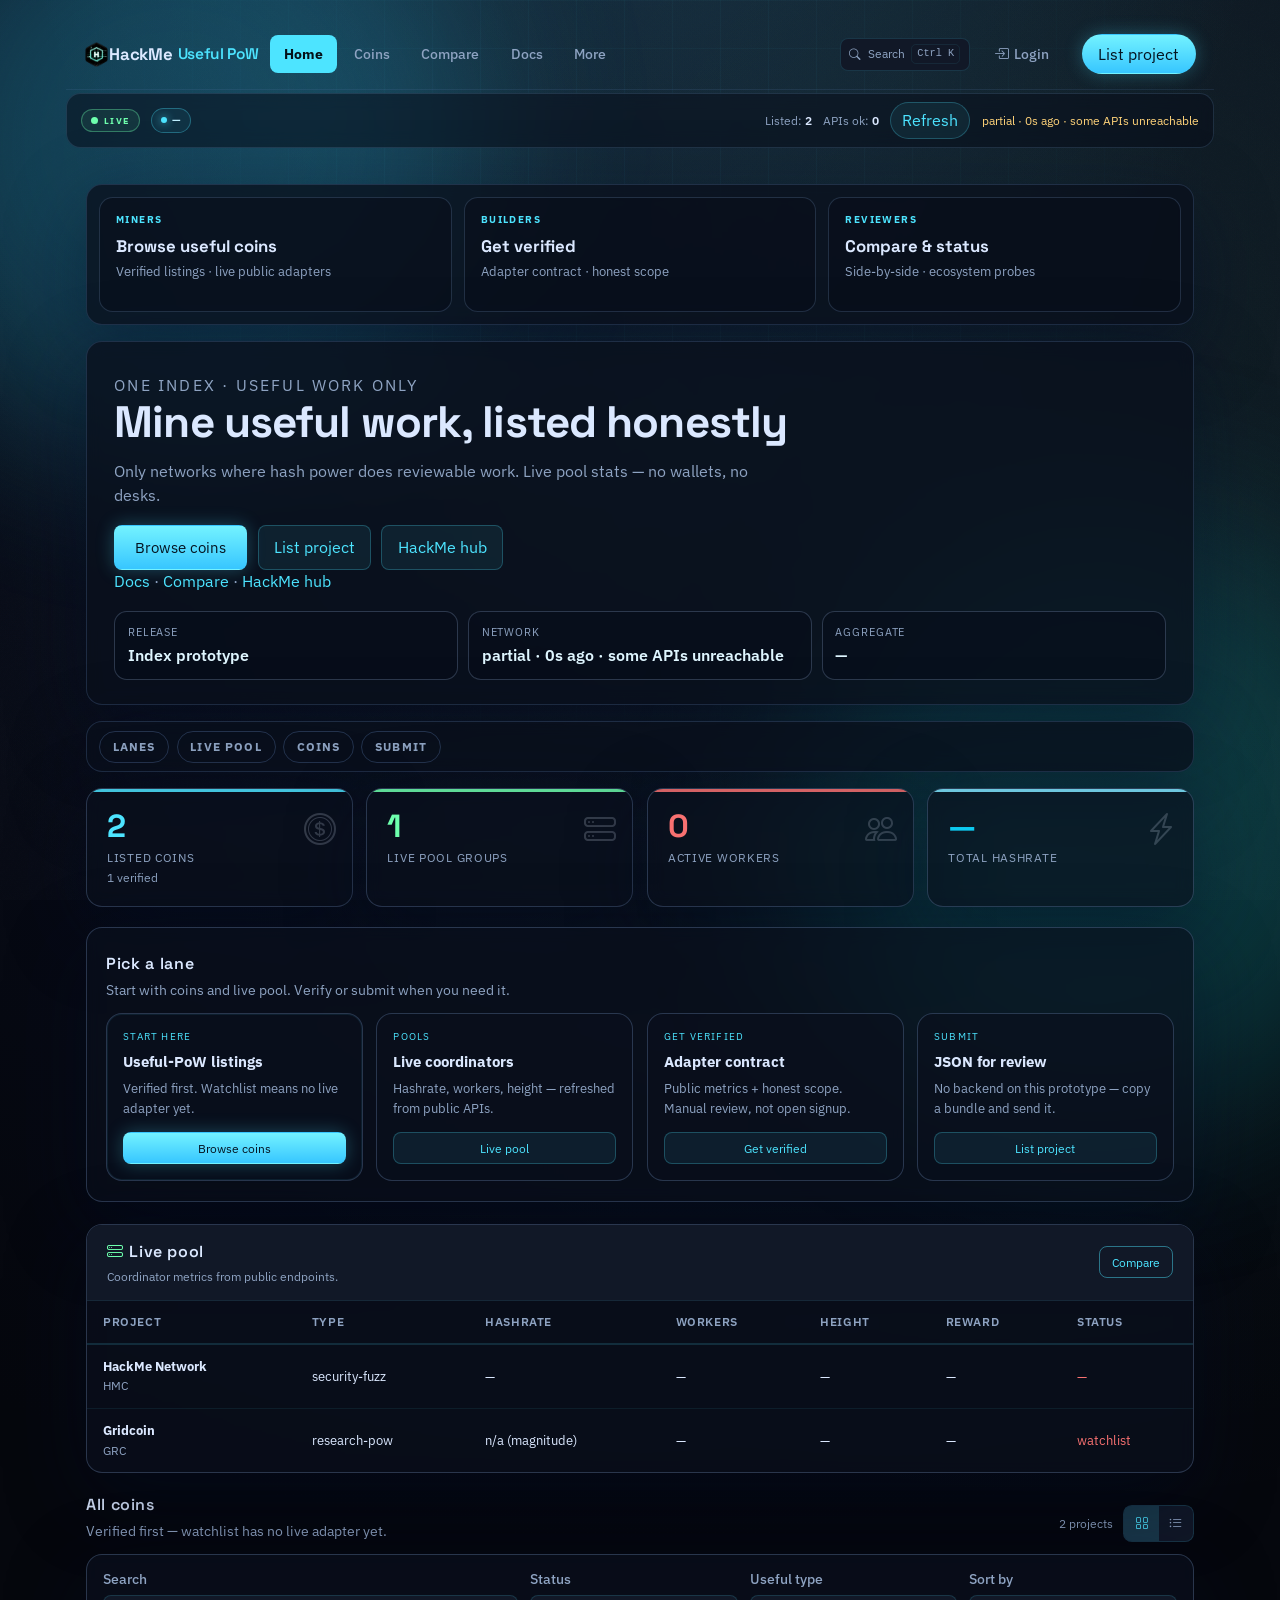
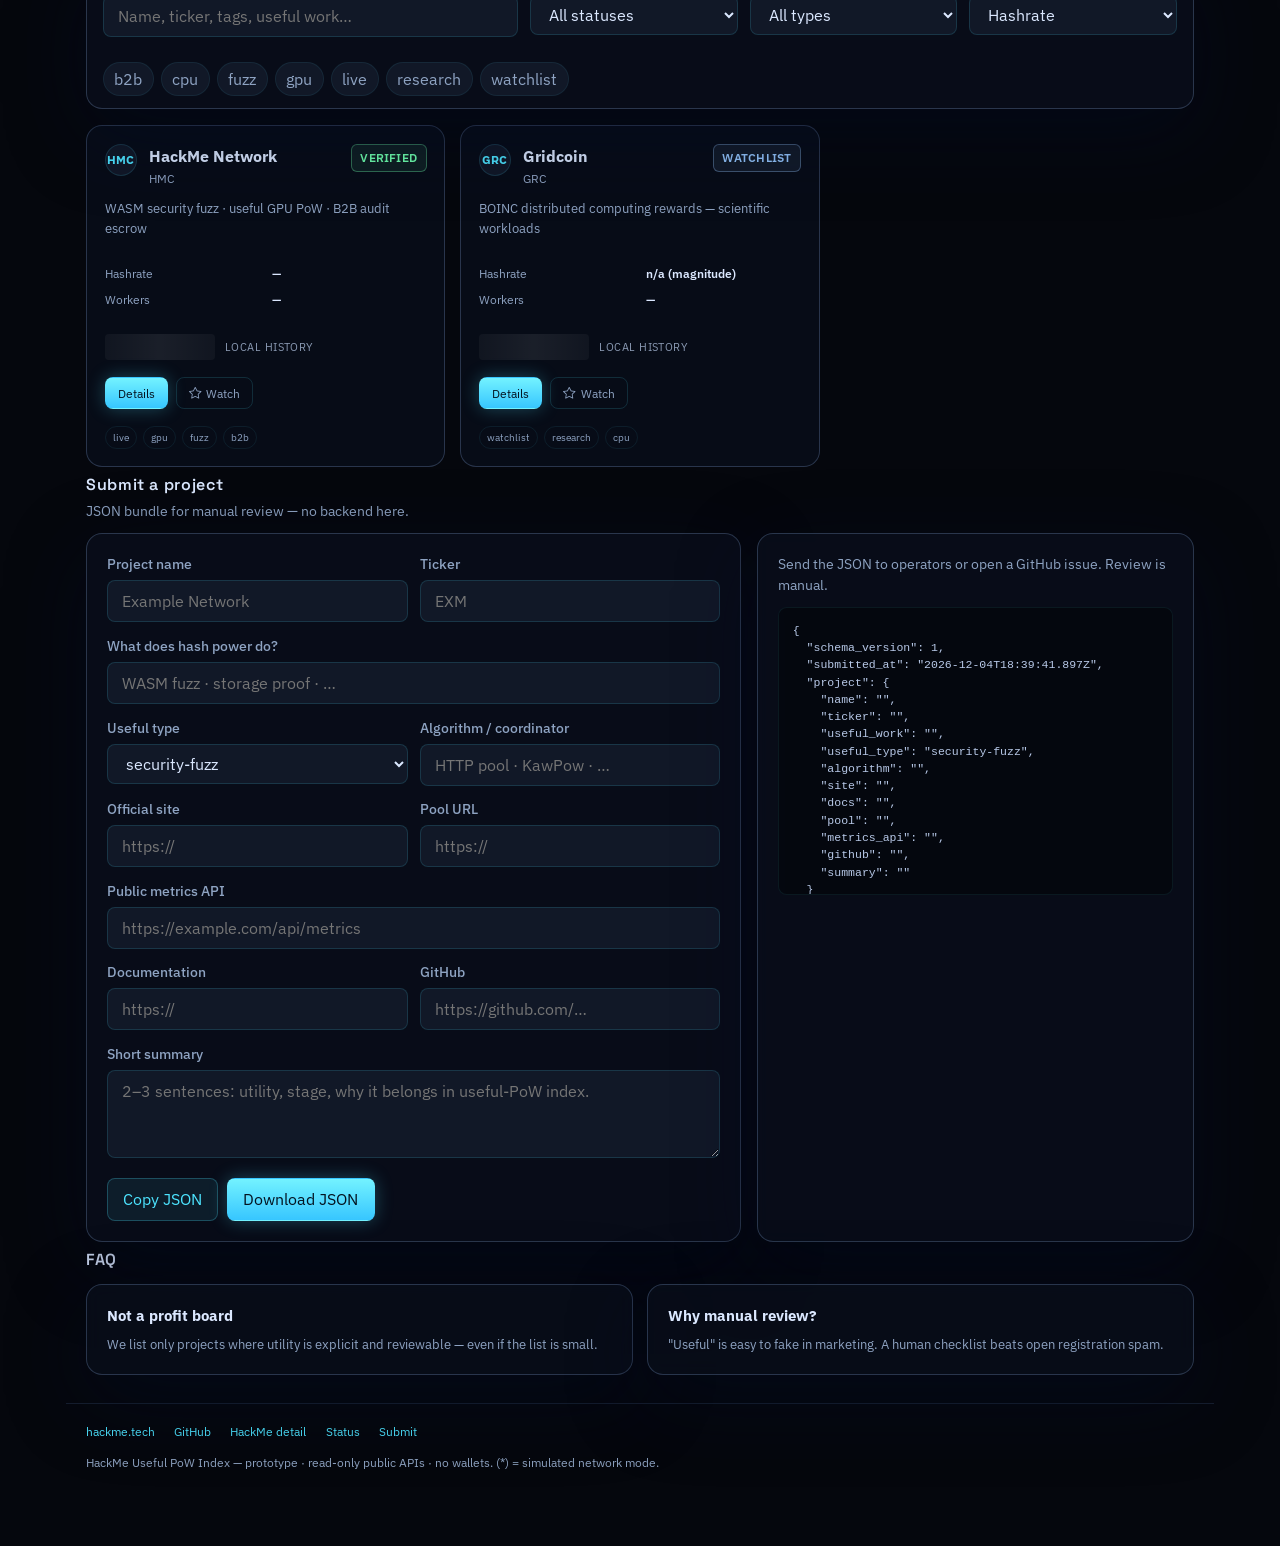
<file: index.html>
<!DOCTYPE html>
<html lang="en" class="notranslate" translate="no">
<head>
  <meta charset="utf-8">
  <meta name="viewport" content="width=device-width, initial-scale=1">
  <meta name="google" content="notranslate">
  <meta http-equiv="Content-Language" content="en">
  <title>HackMe · Useful PoW Index — curated useful mining registry</title>
  <meta name="description" content="Curated directory of proof-of-work networks where hash power does verifiable useful work — live pool stats, honest scope, manual review.">
  <meta name="theme-color" content="#05070d">
  <link rel="manifest" href="assets/manifest.webmanifest">
  <link rel="icon" href="assets/logo-hex.png" type="image/png">
  <link rel="apple-touch-icon" href="assets/logo-hex.png">
  <link rel="preconnect" href="https://fonts.googleapis.com">
  <link rel="preconnect" href="https://fonts.gstatic.com" crossorigin>
  <link href="https://fonts.googleapis.com/css2?family=IBM+Plex+Sans:wght@400;500;600;700&family=Space+Grotesk:wght@500;700&display=swap" rel="stylesheet">
  <link rel="stylesheet" href="https://cdn.jsdelivr.net/npm/bootstrap-icons@1.11.3/font/bootstrap-icons.min.css">
  <link rel="stylesheet" href="assets/styles.css">
</head>
<body class="app-body">
  <div class="bg-glow bg-glow-a" aria-hidden="true"></div>
  <div class="bg-glow bg-glow-b" aria-hidden="true"></div>

  <div class="page-shell">
    <div class="hub-canvas">
      <header class="site-top">
        <nav class="navbar" aria-label="Site">
          <a class="navbar-brand brand-link" href="index.html">
            <img class="brand-logo" src="assets/logo-hex.png" alt="HackMe" />
            <span class="brand-mark">HackMe</span><span class="brand-accent">Useful PoW</span>
          </a>
          <button type="button" class="navbar-toggler" id="nav-toggle" data-i18n-aria="nav.menuToggle" aria-label="Toggle menu">
            <i class="bi bi-list"></i>
          </button>
          <div class="navbar-collapse" id="navbar-nav">
            <ul class="navbar-nav">
              <li><a href="index.html" class="nav-link" data-nav-page="index.html" data-i18n="nav.home">Home</a></li>
              <li><a href="#listings" class="nav-link" data-nav-page="#listings" data-scroll data-i18n="nav.coins">Coins</a></li>
              <li><a href="compare.html" class="nav-link" data-nav-page="compare.html" data-i18n="nav.compare">Compare</a></li>
              <li><a href="docs.html" class="nav-link" data-nav-page="docs.html" data-i18n="nav.docs">Docs</a></li>
              <li class="nav-more">
                <details>
                  <summary class="nav-link" data-i18n="nav.more">More</summary>
                  <div class="nav-more-menu">
                    <a href="status.html" class="dropdown-item" data-nav-page="status.html" data-i18n="nav.status">Status</a>
                    <a href="verified.html" class="dropdown-item" data-nav-page="verified.html" data-i18n="nav.verified">Get verified</a>
                    <a href="#submit" class="dropdown-item" data-scroll data-i18n="sidebar.submit">Submit</a>
                    <a href="https://hackme.tech/" class="dropdown-item" target="_blank" rel="noreferrer" data-i18n="sidebar.hackmeHub">HackMe hub</a>
                  </div>
                </details>
              </li>
            </ul>
            <div class="navbar-tools" id="navbar-tools"></div>
            <a href="#submit" class="btn btn-primary btn-list" data-scroll data-i18n="nav.listProject">List project</a>
          </div>
        </nav>
      </header>

      <div class="disclosure-ticker notranslate" translate="no" aria-live="polite">
        <div class="dt-bar">
          <span class="ticker-live"><span class="ticker-pulse"></span> <span data-i18n="ticker.live">LIVE</span></span>
          <span class="dt-poolchip"><span class="dt-poolchip-dot"></span><span id="ticker-hash" data-live>—</span></span>
          <div class="dt-stage" id="ticker-stage">
            <div class="dt-slide" data-i18n="ticker.fetching">fetching…</div>
          </div>
          <span class="ticker-stat"><span data-i18n="ticker.listed">Listed</span>: <strong id="ticker-listed" data-live>—</strong></span>
          <span class="ticker-stat"><span data-i18n="ticker.apisOk">APIs ok</span>: <strong id="ticker-live-count" data-live>—</strong></span>
          <button type="button" class="btn btn-ticker" id="btn-refresh"><span id="btn-refresh-label" data-i18n="ticker.refresh">Refresh</span></button>
          <span class="ticker-updated notranslate" translate="no" id="ticker-updated" data-live>fetching…</span>
        </div>
      </div>

      <main class="page-main">
        <nav class="audience-switch glass" aria-label="Choose your path">
          <a class="audience-card" href="#listings" data-scroll>
            <span class="audience-tag" data-i18n="audience.miners">Miners</span>
            <strong data-i18n="audience.minersTitle">Browse useful coins</strong>
            <span class="audience-desc" data-i18n="audience.minersDesc">Verified listings · live public adapters</span>
          </a>
          <a class="audience-card" href="verified.html">
            <span class="audience-tag" data-i18n="audience.builders">Builders</span>
            <strong data-i18n="audience.buildersTitle">Get verified</strong>
            <span class="audience-desc" data-i18n="audience.buildersDesc">Adapter contract · honest scope</span>
          </a>
          <a class="audience-card" href="compare.html">
            <span class="audience-tag" data-i18n="audience.reviewers">Reviewers</span>
            <strong data-i18n="audience.reviewersTitle">Compare &amp; status</strong>
            <span class="audience-desc" data-i18n="audience.reviewersDesc">Side-by-side · ecosystem probes</span>
          </a>
        </nav>

        <section class="hero hub-hero glass" id="overview">
          <p class="hero-eyebrow" data-i18n="home.heroKicker">One index · useful work only</p>
          <h1 data-i18n="home.heroTitle">Mine useful work, listed honestly</h1>
          <p data-i18n="home.heroBody">Only networks where hash power does reviewable work. Live pool stats — no wallets, no desks.</p>
          <div class="hero-actions">
            <a class="btn btn-primary btn-lg" href="#listings" data-scroll data-i18n="home.browseCoins">Browse coins</a>
            <a class="btn btn-secondary" href="#submit" data-scroll data-i18n="nav.listProject">List project</a>
            <a class="btn btn-secondary" href="https://hackme.tech/" target="_blank" rel="noreferrer" data-i18n="cta.hub">HackMe hub</a>
          </div>
          <p class="hero-subcta muted">
            <a href="docs.html" data-i18n="nav.docs">Docs</a> ·
            <a href="compare.html" data-i18n="nav.compare">Compare</a> ·
            <a href="https://hackme.tech/" target="_blank" rel="noreferrer" data-i18n="cta.hub">HackMe hub</a>
          </p>
          <div class="hero-meta">
            <div class="meta-chip">
              <span class="label" data-i18n="home.release">Release</span>
              <span class="value" data-i18n="home.releaseVal">Index prototype</span>
            </div>
            <div class="meta-chip">
              <span class="label" data-i18n="home.network">Network</span>
              <span class="value" id="hero-network" data-i18n="home.networkChecking">checking…</span>
            </div>
            <div class="meta-chip">
              <span class="label" data-i18n="ticker.aggregate">Aggregate</span>
              <span class="value notranslate" translate="no" id="hero-hash">—</span>
            </div>
          </div>
        </section>

        <nav class="hub-jump glass" aria-label="On this page">
          <a href="#lanes" data-scroll data-i18n="home.jumpLanes">Lanes</a>
          <a href="#live-stats" data-scroll data-i18n="home.jumpPool">Live pool</a>
          <a href="#listings" data-scroll data-i18n="nav.coins">Coins</a>
          <a href="#submit" data-scroll data-i18n="sidebar.submit">Submit</a>
        </nav>

        <section class="kpi-grid home-stats" id="kpi-grid" aria-label="Network overview"></section>

        <section class="hub-section panel glass lanes-panel" id="lanes" aria-labelledby="lanes-heading">
          <div class="section-head tight">
            <div>
              <h2 id="lanes-heading" data-i18n="home.lanesTitle">Pick a lane</h2>
              <p data-i18n="home.lanesSub">Start with coins and live pool. Verify or submit when you need it.</p>
            </div>
          </div>
          <div class="lane-grid">
            <article class="lane-card lane-card-featured">
              <span class="lane-tag" data-i18n="lane.tagStart">Start here</span>
              <h3 data-i18n="lane.coinsTitle">Useful-PoW listings</h3>
              <p data-i18n="lane.coinsBody">Verified first. Watchlist means no live adapter yet.</p>
              <a class="btn btn-primary btn-sm lane-cta" href="#listings" data-scroll data-i18n="home.browseCoins">Browse coins</a>
            </article>
            <article class="lane-card">
              <span class="lane-tag" data-i18n="nav.pools">Pools</span>
              <h3 data-i18n="lane.poolTitle">Live coordinators</h3>
              <p data-i18n="lane.poolBody">Hashrate, workers, height — refreshed from public APIs.</p>
              <a class="btn btn-secondary btn-sm lane-cta" href="#live-stats" data-scroll data-i18n="home.jumpPool">Live pool</a>
            </article>
            <article class="lane-card">
              <span class="lane-tag" data-i18n="nav.verified">Verified</span>
              <h3 data-i18n="lane.verifyTitle">Adapter contract</h3>
              <p data-i18n="lane.verifyBody">Public metrics + honest scope. Manual review, not open signup.</p>
              <a class="btn btn-secondary btn-sm lane-cta" href="verified.html" data-i18n="nav.verified">Get verified</a>
            </article>
            <article class="lane-card">
              <span class="lane-tag" data-i18n="sidebar.submit">Submit</span>
              <h3 data-i18n="lane.submitTitle">JSON for review</h3>
              <p data-i18n="lane.submitBody">No backend on this prototype — copy a bundle and send it.</p>
              <a class="btn btn-secondary btn-sm lane-cta" href="#submit" data-scroll data-i18n="nav.listProject">List project</a>
            </article>
          </div>
        </section>

        <section class="card glass mb-4" id="live-stats">
          <div class="card-header">
            <div>
              <h3 class="card-title" id="stats-heading"><i class="bi bi-hdd-stack text-success"></i> <span data-i18n="home.poolsTitle">Live pool</span></h3>
              <p class="card-sub" data-i18n="home.poolsSub">Coordinator metrics from public endpoints.</p>
            </div>
            <a class="btn btn-sm btn-outline-primary" href="compare.html" data-i18n="nav.compare">Compare</a>
          </div>
          <div class="table-wrap table-responsive flush">
            <table class="data-table table table-hover">
              <thead>
                <tr>
                  <th data-i18n="table.project">Project</th>
                  <th class="col-hide-sm" data-i18n="table.type">Type</th>
                  <th data-i18n="table.hashrate">Hashrate</th>
                  <th data-i18n="table.workers">Workers</th>
                  <th class="col-hide-xs" data-i18n="table.height">Height</th>
                  <th class="col-hide-md" data-i18n="table.reward">Reward</th>
                  <th data-i18n="table.status">Status</th>
                </tr>
              </thead>
              <tbody id="stats-table-body">
                <tr><td colspan="7" data-i18n="empty.loading">Loading…</td></tr>
              </tbody>
            </table>
          </div>
        </section>

        <section id="listings" aria-labelledby="listings-heading">
          <div class="section-head tight">
            <div>
              <h2 id="listings-heading" data-i18n="home.allCoinsHeading">All coins</h2>
              <p data-i18n="home.allCoinsSub">Verified first — watchlist has no live adapter yet.</p>
            </div>
            <div class="listings-toolbar">
              <span class="filter-count notranslate" translate="no" id="filter-result-count">—</span>
              <div class="view-toggle" role="group" aria-label="View">
                <button type="button" class="view-btn active" data-view="grid" data-i18n-aria="view.grid" title="Grid"><i class="bi bi-grid"></i></button>
                <button type="button" class="view-btn" data-view="list" data-i18n-aria="view.list" title="List"><i class="bi bi-list-ul"></i></button>
              </div>
            </div>
          </div>

          <div class="filter-bar card panel glass">
            <div class="filter-row">
              <div class="form-field filter-search-field">
                <label for="filter-search" data-i18n="filter.search">Search</label>
                <input id="filter-search" type="search" data-i18n-placeholder="filter.searchPh" placeholder="Name, ticker, tags…" autocomplete="off">
              </div>
              <div class="form-field">
                <label for="filter-status" data-i18n="filter.status">Status</label>
                <select id="filter-status">
                  <option value="all" data-i18n="filter.statusAll">All</option>
                  <option value="verified" data-i18n="filter.statusVerified">Verified</option>
                  <option value="watchlist" data-i18n="filter.statusWatchlist">Watchlist</option>
                  <option value="draft" data-i18n="filter.statusDraft">Draft</option>
                </select>
              </div>
              <div class="form-field">
                <label for="filter-type" data-i18n="filter.type">Type</label>
                <select id="filter-type">
                  <option value="all" data-i18n="filter.typeAll">All types</option>
                </select>
              </div>
              <div class="form-field">
                <label for="filter-sort" data-i18n="filter.sort">Sort</label>
                <select id="filter-sort">
                  <option value="hashrate" data-i18n="filter.sortHash">Hashrate</option>
                  <option value="workers" data-i18n="filter.sortWorkers">Workers</option>
                  <option value="height" data-i18n="filter.sortHeight">Height</option>
                  <option value="name" data-i18n="filter.sortName">Name</option>
                  <option value="status" data-i18n="filter.sortStatus">Status</option>
                </select>
              </div>
            </div>
            <div class="chip-row" id="tag-chips" data-i18n-aria="filter.tagsAria" aria-label="Filter by tag"></div>
          </div>

          <div class="project-grid" id="project-grid">
            <div class="empty-state" data-i18n="empty.loadingRegistry">Loading registry…</div>
          </div>
          <p class="empty-state hidden" id="listings-empty" data-i18n="empty.noMatch">No projects match your filters.</p>
        </section>

        <section id="submit" aria-labelledby="submit-heading">
          <div class="section-head tight">
            <div>
              <h2 id="submit-heading" data-i18n="home.submitTitle">Submit a project</h2>
              <p data-i18n="home.submitSub">JSON bundle for manual review — no backend here.</p>
            </div>
          </div>
          <div class="submit-grid">
            <form class="panel card glass" id="submit-form">
              <div class="form-row">
                <div class="form-field">
                  <label for="f-name" data-i18n="submit.name">Project name</label>
                  <input id="f-name" name="name" type="text" data-i18n-placeholder="submit.ph.name" placeholder="Example Network" autocomplete="organization">
                </div>
                <div class="form-field">
                  <label for="f-ticker" data-i18n="submit.ticker">Ticker</label>
                  <input id="f-ticker" name="ticker" type="text" data-i18n-placeholder="submit.ph.ticker" placeholder="EXM" maxlength="12">
                </div>
              </div>
              <div class="form-field">
                <label for="f-useful-work" data-i18n="submit.usefulWork">What does hash power do?</label>
                <input id="f-useful-work" name="useful_work" type="text" data-i18n-placeholder="submit.ph.usefulWork" placeholder="WASM fuzz · storage proof · …">
              </div>
              <div class="form-row">
                <div class="form-field">
                  <label for="f-useful-type" data-i18n="submit.usefulType">Useful type</label>
                  <select id="f-useful-type" name="useful_type" class="notranslate" translate="no">
                    <option value="security-fuzz">security-fuzz</option>
                    <option value="storage-proof">storage-proof</option>
                    <option value="research-pow">research-pow</option>
                    <option value="compute-market">compute-market</option>
                    <option value="other">other</option>
                  </select>
                </div>
                <div class="form-field">
                  <label for="f-algorithm" data-i18n="submit.algorithm">Algorithm / coordinator</label>
                  <input id="f-algorithm" name="algorithm" type="text" data-i18n-placeholder="submit.ph.algorithm" placeholder="HTTP pool · KawPow · …">
                </div>
              </div>
              <div class="form-row">
                <div class="form-field">
                  <label for="f-site" data-i18n="submit.site">Official site</label>
                  <input id="f-site" name="site" type="url" data-i18n-placeholder="submit.ph.url" placeholder="https://">
                </div>
                <div class="form-field">
                  <label for="f-pool" data-i18n="submit.poolUrl">Pool URL</label>
                  <input id="f-pool" name="pool" type="url" data-i18n-placeholder="submit.ph.url" placeholder="https://">
                </div>
              </div>
              <div class="form-field">
                <label for="f-metrics-api" data-i18n="submit.metricsApi">Public metrics API</label>
                <input id="f-metrics-api" name="metrics_api" type="url" data-i18n-placeholder="submit.ph.metricsApi" placeholder="https://example.com/api/metrics">
              </div>
              <div class="form-row">
                <div class="form-field">
                  <label for="f-docs" data-i18n="submit.docs">Docs</label>
                  <input id="f-docs" name="docs" type="url" data-i18n-placeholder="submit.ph.url" placeholder="https://">
                </div>
                <div class="form-field">
                  <label for="f-github" data-i18n="submit.github">GitHub</label>
                  <input id="f-github" name="github" type="url" data-i18n-placeholder="submit.ph.github" placeholder="https://github.com/…">
                </div>
              </div>
              <div class="form-field">
                <label for="f-summary" data-i18n="submit.summary">Short summary</label>
                <textarea id="f-summary" name="summary" data-i18n-placeholder="submit.ph.summary" placeholder="Utility, stage, why it belongs here."></textarea>
              </div>
              <div class="btn-row">
                <button type="button" class="btn btn-secondary" id="btn-copy-json" data-i18n="submit.copy">Copy JSON</button>
                <button type="button" class="btn btn-primary" id="btn-download-json" data-i18n="submit.download">Download JSON</button>
              </div>
            </form>
            <aside class="panel card glass">
              <p class="panel-intro" data-i18n="submit.intro">Send the JSON to operators or open a GitHub issue. Review is manual.</p>
              <pre class="output-box notranslate" translate="no" id="submit-output">{}</pre>
            </aside>
          </div>
        </section>

        <section aria-labelledby="faq-heading">
          <div class="section-head tight">
            <div>
              <h2 id="faq-heading" data-i18n="home.faqTitle">FAQ</h2>
            </div>
          </div>
          <div class="faq-grid">
            <article class="panel faq-card glass">
              <h3 data-i18n="faq.q1.title">Not a profit board</h3>
              <p data-i18n="faq.q1.body">We list only projects where utility is explicit and reviewable — even if the list is small.</p>
            </article>
            <article class="panel faq-card glass">
              <h3 data-i18n="faq.q2.title">Why manual review?</h3>
              <p data-i18n="faq.q2.body">“Useful” is easy to fake. A human checklist beats open registration spam.</p>
            </article>
          </div>
        </section>
      </main>

      <footer class="footer">
        <div class="footer-links">
          <a href="https://hackme.tech/" target="_blank" rel="noreferrer">hackme.tech</a>
          <a href="https://github.com/jokeez/hackme" target="_blank" rel="noreferrer">GitHub</a>
          <a href="project.html?id=hackme" data-i18n="footer.hackmeDetail">HackMe detail</a>
          <a href="status.html" data-i18n="nav.status">Status</a>
          <a href="#submit" data-scroll data-i18n="footer.submit">Submit</a>
        </div>
        <p data-i18n="footer.disclaimer">HackMe Useful PoW Index — prototype · read-only public APIs, no wallets. Asterisk (*) = simulated network mode.</p>
      </footer>
    </div>
  </div>

  <script src="assets/translate-guard.js"></script>
  <script src="assets/i18n.js"></script>
  <script src="assets/auth.js"></script>
  <script src="assets/layout.js"></script>
  <script src="assets/shell.js"></script>
  <script src="assets/wow.js"></script>
  <script src="assets/core.js"></script>
  <script src="assets/ui.js"></script>
  <script src="assets/index.js"></script>
</body>
</html>
</file>
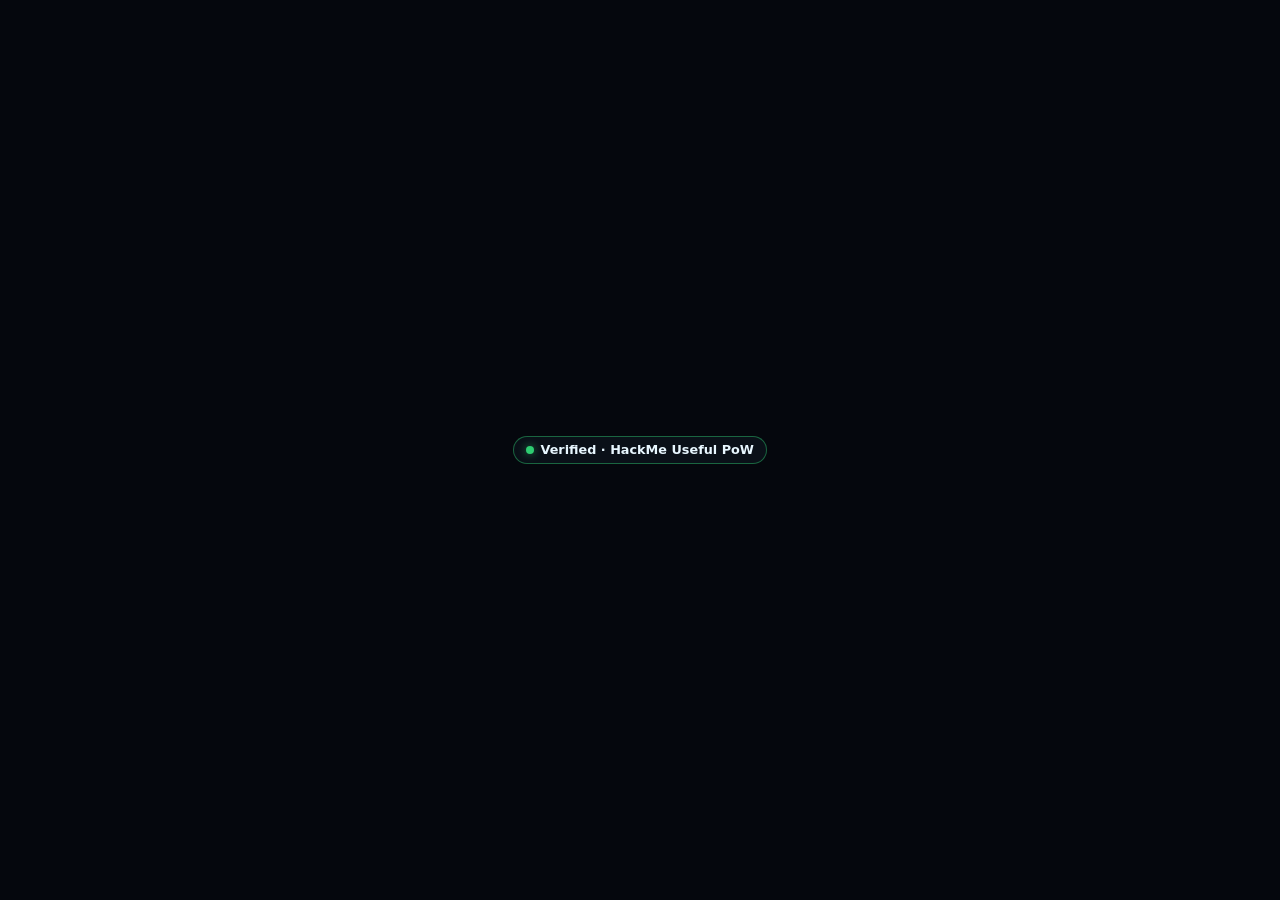
<file: badge.html>
<!DOCTYPE html>
<html lang="en" class="notranslate" translate="no">
<head>
  <meta charset="utf-8">
  <meta name="viewport" content="width=device-width, initial-scale=1">
  <meta name="google" content="notranslate">
  <title>Badge · HackMe Useful PoW</title>
  <link rel="stylesheet" href="assets/badge.css">
  <style>
    body { margin: 0; min-height: 100vh; display: grid; place-items: center; background: #05070d; font-family: "IBM Plex Sans", system-ui, sans-serif; }
  </style>
</head>
<body>
  <div id="badge-root"></div>
  <script src="assets/core.js"></script>
  <script>
    (async () => {
      const Core = window.UsefulPowCore;
      const id = new URLSearchParams(location.search).get("id") || "hackme";
      const registry = await Core.loadRegistry("./assets/projects.json");
      const p = Core.getProjectById(registry, id) || (registry.projects || [])[0];
      const root = document.getElementById("badge-root");
      if (!p || !root) {
        root.textContent = "Project not found";
        return;
      }
      const status = p.status || "draft";
      const href = `project.html?id=${encodeURIComponent(p.id)}`;
      const label =
        status === "verified"
          ? "Verified · HackMe Useful PoW"
          : status === "watchlist"
            ? "Watchlist · HackMe Useful PoW"
            : "Listed · HackMe Useful PoW";
      root.innerHTML = `<a class="upow-badge upow-${Core.escapeAttr(status)}" href="${Core.escapeAttr(href)}">${Core.escapeHtml(label)}</a>`;
      document.title = `${p.ticker || p.id} badge · HackMe Useful PoW`;
    })();
  </script>
</body>
</html>
</file>
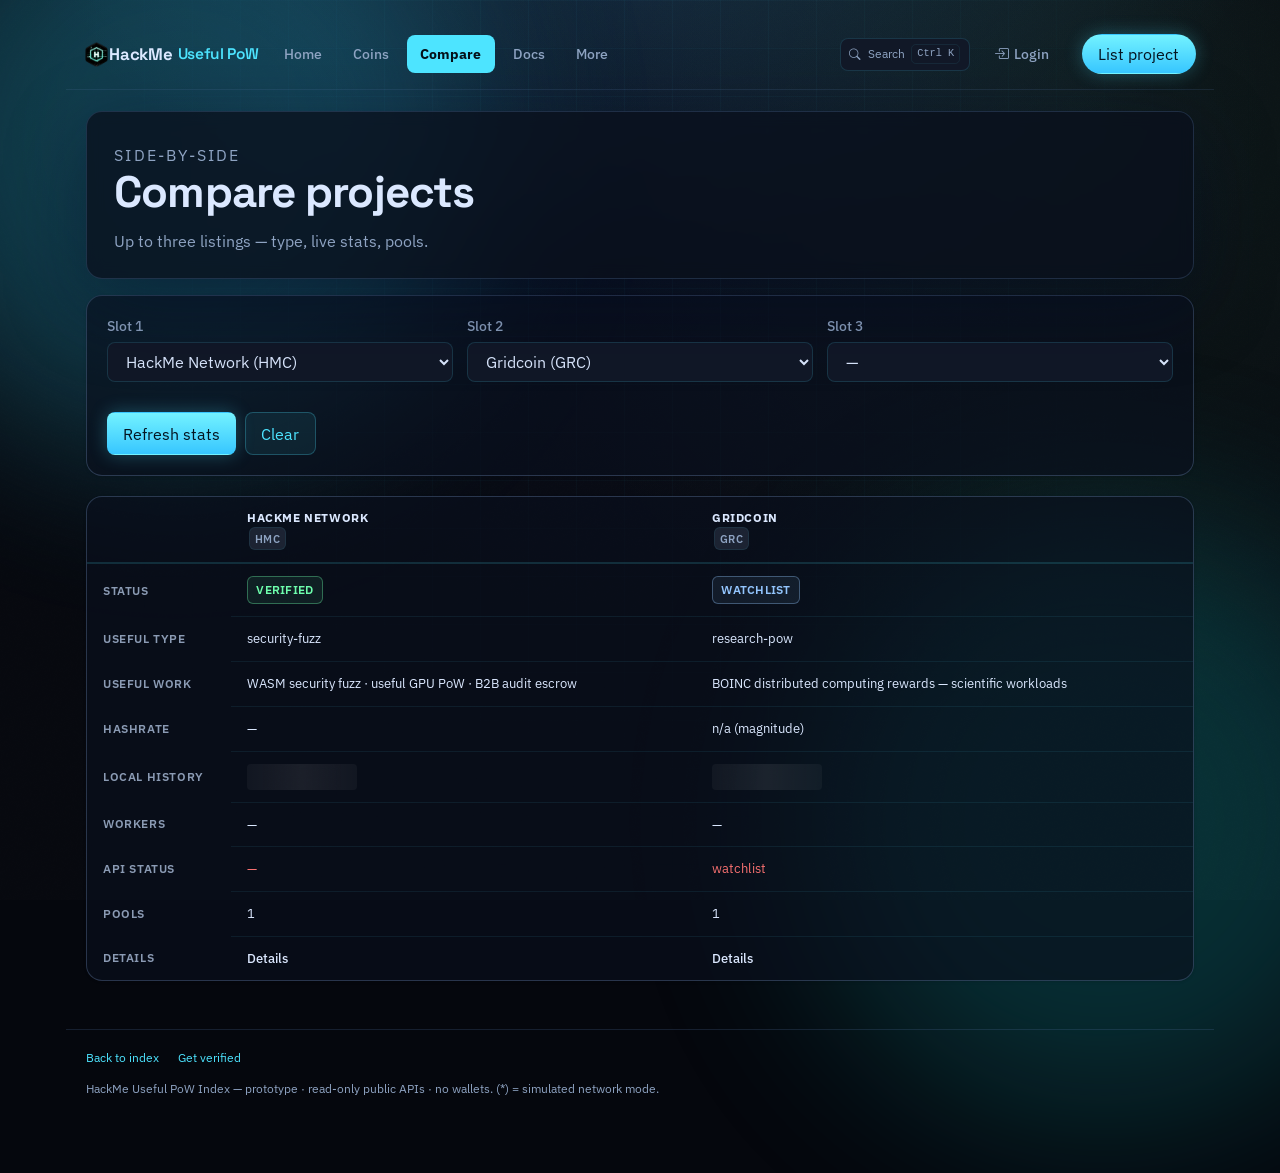
<file: compare.html>
<!DOCTYPE html>
<html lang="en" class="notranslate" translate="no">
<head>
  <meta charset="utf-8">
  <meta name="viewport" content="width=device-width, initial-scale=1">
  <meta name="google" content="notranslate">
  <meta http-equiv="Content-Language" content="en">
  <title>Compare · HackMe Useful PoW</title>
  <meta name="description" content="Side-by-side compare of useful PoW projects — hashrate, workers, API status, pools.">
  <meta name="theme-color" content="#05070d">
  <link rel="icon" href="assets/logo-hex.png" type="image/png">
  <link rel="apple-touch-icon" href="assets/logo-hex.png">
  <link rel="preconnect" href="https://fonts.googleapis.com">
  <link rel="preconnect" href="https://fonts.gstatic.com" crossorigin>
  <link href="https://fonts.googleapis.com/css2?family=IBM+Plex+Sans:wght@400;500;600;700&family=Space+Grotesk:wght@500;700&display=swap" rel="stylesheet">
  <link rel="stylesheet" href="https://cdn.jsdelivr.net/npm/bootstrap-icons@1.11.3/font/bootstrap-icons.min.css">
  <link rel="stylesheet" href="assets/styles.css">
</head>
<body class="app-body">
  <div class="bg-glow bg-glow-a" aria-hidden="true"></div>
  <div class="bg-glow bg-glow-b" aria-hidden="true"></div>

  <div class="page-shell">
    <div class="hub-canvas">
      <header class="site-top">
        <nav class="navbar" aria-label="Site">
          <a class="navbar-brand brand-link" href="index.html">
            <img class="brand-logo" src="assets/logo-hex.png" alt="HackMe" />
            <span class="brand-mark">HackMe</span><span class="brand-accent">Useful PoW</span>
          </a>
          <button type="button" class="navbar-toggler" id="nav-toggle" data-i18n-aria="nav.menuToggle" aria-label="Toggle menu">
            <i class="bi bi-list"></i>
          </button>
          <div class="navbar-collapse" id="navbar-nav">
            <ul class="navbar-nav">
              <li><a href="index.html" class="nav-link" data-nav-page="index.html" data-i18n="nav.home">Home</a></li>
              <li><a href="index.html#listings" class="nav-link" data-nav-page="#listings" data-i18n="nav.coins">Coins</a></li>
              <li><a href="compare.html" class="nav-link" data-nav-page="compare.html" data-i18n="nav.compare">Compare</a></li>
              <li><a href="docs.html" class="nav-link" data-nav-page="docs.html" data-i18n="nav.docs">Docs</a></li>
              <li class="nav-more">
                <details>
                  <summary class="nav-link" data-i18n="nav.more">More</summary>
                  <div class="nav-more-menu">
                    <a href="status.html" class="dropdown-item" data-nav-page="status.html" data-i18n="nav.status">Status</a>
                    <a href="verified.html" class="dropdown-item" data-nav-page="verified.html" data-i18n="nav.verified">Get verified</a>
                    <a href="index.html#submit" class="dropdown-item" data-i18n="sidebar.submit">Submit</a>
                    <a href="https://hackme.tech/" class="dropdown-item" target="_blank" rel="noreferrer" data-i18n="sidebar.hackmeHub">HackMe hub</a>
                  </div>
                </details>
              </li>
            </ul>
            <div class="navbar-tools" id="navbar-tools"></div>
            <a href="index.html#submit" class="btn btn-primary btn-list" data-i18n="nav.listProject">List project</a>
          </div>
        </nav>
      </header>

      <main class="page-main">
        <section class="hero hub-hero glass">
          <p class="hero-eyebrow" data-i18n="compare.eyebrow">Side-by-side</p>
          <h1 data-i18n="compare.title">Compare projects</h1>
          <p data-i18n="compare.body">Up to three listings — type, live stats, pools.</p>
        </section>

        <section class="card mb-4">
          <div class="card-body">
            <div class="compare-pickers" id="compare-pickers"></div>
            <div class="btn-row" style="margin-top:1rem">
              <button type="button" class="btn btn-primary" id="btn-compare-run" data-i18n="compare.run">Refresh stats</button>
              <button type="button" class="btn btn-secondary" id="btn-compare-clear" data-i18n="compare.clear">Clear</button>
            </div>
          </div>
        </section>

        <section class="card mb-4">
          <div class="table-wrap flush">
            <table class="data-table table table-hover" id="compare-table">
              <thead id="compare-head"></thead>
              <tbody id="compare-body">
                <tr><td class="table-empty" data-i18n="compare.empty">Select projects above to compare.</td></tr>
              </tbody>
            </table>
          </div>
        </section>
      </main>

      <footer class="footer">
        <div class="footer-links">
          <a href="index.html" data-i18n="footer.backIndex">Back to index</a>
          <a href="verified.html" data-i18n="nav.verified">Get verified</a>
        </div>
        <p data-i18n="footer.disclaimer">HackMe Useful PoW Index — prototype · read-only public APIs, no wallets.</p>
      </footer>
    </div>
  </div>

  <script src="assets/translate-guard.js"></script>
  <script src="assets/i18n.js"></script>
  <script src="assets/auth.js"></script>
  <script src="assets/layout.js"></script>
  <script src="assets/shell.js"></script>
  <script src="assets/wow.js"></script>
  <script src="assets/core.js"></script>
  <script src="assets/ui.js"></script>
  <script src="assets/compare-page.js"></script>
</body>
</html>
</file>
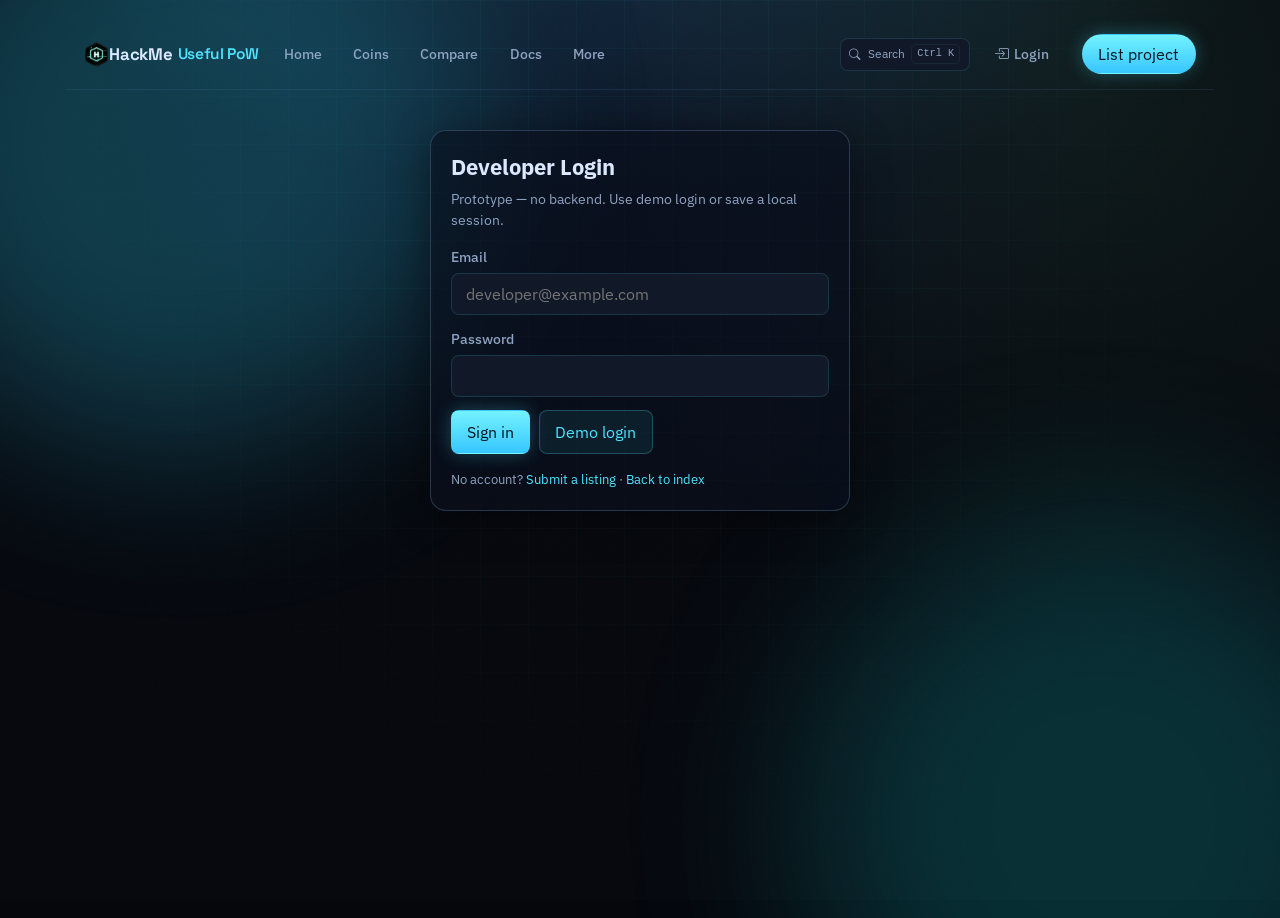
<file: dashboard.html>
<!DOCTYPE html>
<html lang="en" class="notranslate" translate="no">
<head>
  <meta charset="utf-8">
  <meta name="viewport" content="width=device-width, initial-scale=1">
  <meta name="google" content="notranslate">
  <meta http-equiv="Content-Language" content="en">
  <title>Developer Dashboard · HackMe Useful PoW</title>
  <meta name="theme-color" content="#05070d">
  <link rel="icon" href="assets/logo-hex.png" type="image/png">
  <link rel="apple-touch-icon" href="assets/logo-hex.png">
  <link href="https://fonts.googleapis.com/css2?family=IBM+Plex+Sans:wght@400;500;600;700&family=Space+Grotesk:wght@500;700&display=swap" rel="stylesheet">
  <link rel="stylesheet" href="https://cdn.jsdelivr.net/npm/bootstrap-icons@1.11.3/font/bootstrap-icons.min.css">
  <link rel="stylesheet" href="assets/styles.css">
</head>
<body class="app-body">
  <div class="bg-glow bg-glow-a" aria-hidden="true"></div>
  <div class="bg-glow bg-glow-b" aria-hidden="true"></div>

  <div class="page-shell">
    <div class="hub-canvas">
      <header class="site-top">
        <nav class="navbar" aria-label="Site">
          <a class="navbar-brand brand-link" href="index.html">
            <img class="brand-logo" src="assets/logo-hex.png" alt="HackMe" />
            <span class="brand-mark">HackMe</span><span class="brand-accent">Useful PoW</span>
          </a>
          <button type="button" class="navbar-toggler" id="nav-toggle" data-i18n-aria="nav.menuToggle" aria-label="Toggle menu">
            <i class="bi bi-list"></i>
          </button>
          <div class="navbar-collapse" id="navbar-nav">
            <ul class="navbar-nav">
              <li><a href="index.html" class="nav-link" data-nav-page="index.html" data-i18n="nav.home">Home</a></li>
              <li><a href="index.html#listings" class="nav-link" data-nav-page="#listings" data-i18n="nav.coins">Coins</a></li>
              <li><a href="compare.html" class="nav-link" data-nav-page="compare.html" data-i18n="nav.compare">Compare</a></li>
              <li><a href="docs.html" class="nav-link" data-nav-page="docs.html" data-i18n="nav.docs">Docs</a></li>
              <li class="nav-more">
                <details>
                  <summary class="nav-link" data-i18n="nav.more">More</summary>
                  <div class="nav-more-menu">
                    <a href="status.html" class="dropdown-item" data-nav-page="status.html" data-i18n="nav.status">Status</a>
                    <a href="verified.html" class="dropdown-item" data-nav-page="verified.html" data-i18n="nav.verified">Get verified</a>
                    <a href="index.html#submit" class="dropdown-item" data-i18n="sidebar.submit">Submit</a>
                    <a href="https://hackme.tech/" class="dropdown-item" target="_blank" rel="noreferrer" data-i18n="sidebar.hackmeHub">HackMe hub</a>
                  </div>
                </details>
              </li>
            </ul>
            <div class="navbar-tools" id="navbar-tools"></div>
            <a href="index.html#submit" class="btn btn-primary btn-list" data-i18n="nav.listProject">List project</a>
          </div>
        </nav>
      </header>

      <main class="page-main" id="dashboard-main">
        <section class="hero hub-hero glass">
          <p class="hero-eyebrow" data-i18n="dash.overview">Overview</p>
          <h1 data-i18n="dash.title">Developer dashboard</h1>
          <p data-i18n="dash.sub">Local drafts and watchlist — stored in this browser.</p>
          <p class="hero-note" id="dash-welcome">—</p>
        </section>

        <section class="kpi-grid dash-stats" id="dash-kpi" aria-label="Dashboard stats"></section>

        <section class="card panel mb-4" id="watchlist">
          <div class="card-header">
            <div>
              <h3 class="card-title" data-i18n="dash.watchlist">Watchlist</h3>
              <p class="card-sub" data-i18n="dash.watchlistSub">Stars in this browser — works without login.</p>
            </div>
            <a href="index.html#listings" class="btn btn-sm btn-outline-info" data-i18n="home.allCoins">All coins</a>
          </div>
          <div class="card-body" id="dash-watchlist">
            <div class="empty-state" data-i18n="dash.noWatchlist">No starred projects yet.</div>
          </div>
        </section>

        <div class="detail-grid">
          <section class="card panel" id="submissions">
            <div class="card-header">
              <div>
                <h3 class="card-title" data-i18n="dash.submissions">Saved submissions</h3>
                <p class="card-sub" data-i18n="dash.submissionsSub">JSON drafts in this browser only.</p>
              </div>
              <a href="index.html#submit" class="btn btn-sm btn-outline-primary" data-i18n="dash.goSubmit">Create submission</a>
            </div>
            <div class="card-body" id="dash-submissions-list">
              <div class="empty-state" data-i18n="dash.noSubmissions">No saved submissions yet.</div>
            </div>
          </section>

          <section class="card panel" id="profile">
            <div class="card-header">
              <h3 class="card-title" data-i18n="nav.profile">Profile</h3>
            </div>
            <div class="card-body" id="dash-profile">
              <dl class="detail-dl profile-dl"></dl>
              <button type="button" class="btn btn-secondary btn-sm" id="btn-dash-logout" data-i18n="dash.logout">Log out</button>
            </div>
          </section>
        </div>

        <section class="card panel">
          <div class="card-header">
            <h3 class="card-title" data-i18n="dash.quickLinks">Quick links</h3>
          </div>
          <div class="card-body project-links">
            <a href="index.html#submit"><i class="bi bi-plus-circle"></i> <span data-i18n="nav.listProject">List project</span></a>
            <a href="compare.html"><i class="bi bi-columns-gap"></i> <span data-i18n="nav.compare">Compare</span></a>
            <a href="status.html"><i class="bi bi-heart-pulse"></i> <span data-i18n="nav.status">Status</span></a>
            <a href="verified.html"><i class="bi bi-shield-check"></i> <span data-i18n="nav.verified">Get verified</span></a>
            <a href="https://hackme.tech/" target="_blank" rel="noreferrer"><i class="bi bi-box-arrow-up-right"></i> HackMe hub</a>
          </div>
        </section>
      </main>

      <footer class="footer">
        <div class="footer-links">
          <a href="index.html" data-i18n="footer.backIndex">Back to index</a>
        </div>
        <p data-i18n="footer.disclaimer">HackMe Useful PoW Index — local prototype session.</p>
      </footer>
    </div>
  </div>

  <script src="assets/translate-guard.js"></script>
  <script src="assets/i18n.js"></script>
  <script src="assets/auth.js"></script>
  <script src="assets/core.js"></script>
  <script src="assets/layout.js"></script>
  <script src="assets/shell.js"></script>
  <script src="assets/wow.js"></script>
  <script src="assets/dashboard-page.js"></script>
</body>
</html>
</file>
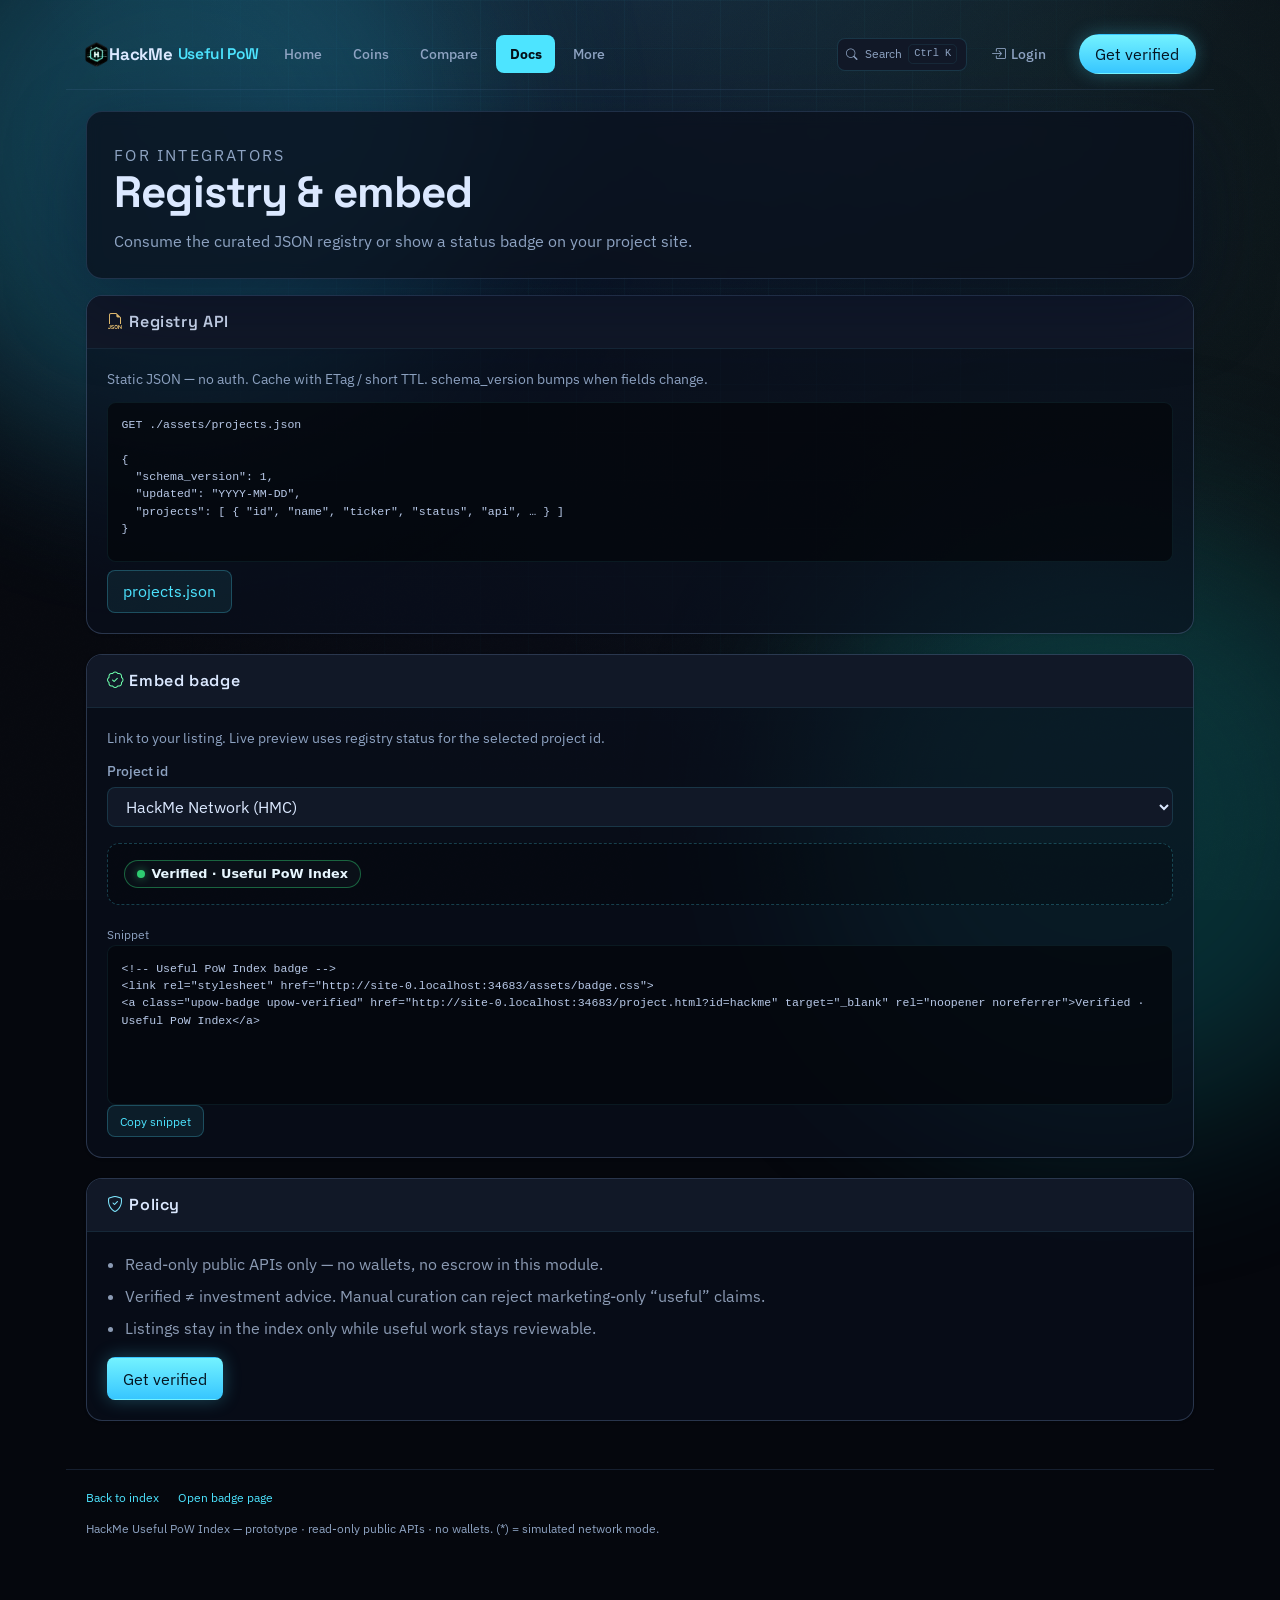
<file: docs.html>
<!DOCTYPE html>
<html lang="en" class="notranslate" translate="no">
<head>
  <meta charset="utf-8">
  <meta name="viewport" content="width=device-width, initial-scale=1">
  <meta name="google" content="notranslate">
  <meta http-equiv="Content-Language" content="en">
  <title>Registry docs · HackMe Useful PoW</title>
  <meta name="description" content="How to consume projects.json and embed the Useful PoW Index badge.">
  <meta name="theme-color" content="#05070d">
  <link rel="icon" href="assets/logo-hex.png" type="image/png">
  <link rel="apple-touch-icon" href="assets/logo-hex.png">
  <link rel="preconnect" href="https://fonts.googleapis.com">
  <link rel="preconnect" href="https://fonts.gstatic.com" crossorigin>
  <link href="https://fonts.googleapis.com/css2?family=IBM+Plex+Sans:wght@400;500;600;700&family=Space+Grotesk:wght@500;700&display=swap" rel="stylesheet">
  <link rel="stylesheet" href="https://cdn.jsdelivr.net/npm/bootstrap-icons@1.11.3/font/bootstrap-icons.min.css">
  <link rel="stylesheet" href="assets/styles.css">
  <link rel="stylesheet" href="assets/badge.css">
</head>
<body class="app-body">
  <div class="bg-glow bg-glow-a" aria-hidden="true"></div>
  <div class="bg-glow bg-glow-b" aria-hidden="true"></div>

  <div class="page-shell">
    <div class="hub-canvas">
      <header class="site-top">
        <nav class="navbar" aria-label="Site">
          <a class="navbar-brand brand-link" href="index.html">
            <img class="brand-logo" src="assets/logo-hex.png" alt="HackMe" />
            <span class="brand-mark">HackMe</span><span class="brand-accent">Useful PoW</span>
          </a>
          <button type="button" class="navbar-toggler" id="nav-toggle" data-i18n-aria="nav.menuToggle" aria-label="Toggle menu">
            <i class="bi bi-list"></i>
          </button>
          <div class="navbar-collapse" id="navbar-nav">
            <ul class="navbar-nav">
              <li><a href="index.html" class="nav-link" data-nav-page="index.html" data-i18n="nav.home">Home</a></li>
              <li><a href="index.html#listings" class="nav-link" data-nav-page="#listings" data-i18n="nav.coins">Coins</a></li>
              <li><a href="compare.html" class="nav-link" data-nav-page="compare.html" data-i18n="nav.compare">Compare</a></li>
              <li><a href="docs.html" class="nav-link" data-nav-page="docs.html" data-i18n="nav.docs">Docs</a></li>
              <li class="nav-more">
                <details>
                  <summary class="nav-link" data-i18n="nav.more">More</summary>
                  <div class="nav-more-menu">
                    <a href="status.html" class="dropdown-item" data-nav-page="status.html" data-i18n="nav.status">Status</a>
                    <a href="verified.html" class="dropdown-item" data-nav-page="verified.html" data-i18n="nav.verified">Get verified</a>
                    <a href="index.html#submit" class="dropdown-item" data-i18n="sidebar.submit">Submit</a>
                    <a href="https://hackme.tech/" class="dropdown-item" target="_blank" rel="noreferrer" data-i18n="sidebar.hackmeHub">HackMe hub</a>
                  </div>
                </details>
              </li>
            </ul>
            <div class="navbar-tools" id="navbar-tools"></div>
            <a href="verified.html" class="btn btn-primary btn-list" data-i18n="nav.verified">Get verified</a>
          </div>
        </nav>
      </header>

      <main class="page-main">
        <section class="hero hub-hero glass">
          <p class="hero-eyebrow" data-i18n="docs.eyebrow">For integrators</p>
          <h1 data-i18n="docs.title">Registry &amp; embed</h1>
          <p data-i18n="docs.body">Consume the curated JSON or show a status badge on your site.</p>
        </section>

        <section class="card mb-4">
          <div class="card-header">
            <h3 class="card-title"><i class="bi bi-filetype-json text-warning"></i> <span data-i18n="docs.registryTitle">Registry API</span></h3>
          </div>
          <div class="card-body">
            <p class="panel-intro" data-i18n="docs.registryIntro">Static JSON — no auth. Cache with ETag / short TTL.</p>
            <pre class="output-box notranslate" translate="no">GET ./assets/projects.json

{
  "schema_version": 1,
  "updated": "YYYY-MM-DD",
  "projects": [ { "id", "name", "ticker", "status", "api", … } ]
}</pre>
            <div class="btn-row">
              <a class="btn btn-secondary" href="assets/projects.json" target="_blank" rel="noreferrer">projects.json</a>
            </div>
          </div>
        </section>

        <section class="card mb-4">
          <div class="card-header">
            <h3 class="card-title"><i class="bi bi-patch-check text-success"></i> <span data-i18n="docs.badgeTitle">Embed badge</span></h3>
          </div>
          <div class="card-body">
            <p class="panel-intro" data-i18n="docs.badgeIntro">Link to your listing. Preview uses registry status.</p>
            <div class="form-field">
              <label for="badge-project" data-i18n="docs.badgeProject">Project id</label>
              <select id="badge-project" class="notranslate" translate="no"></select>
            </div>
            <div class="badge-preview-wrap" id="badge-preview"></div>
            <label class="muted-inline" data-i18n="docs.badgeSnippet">Snippet</label>
            <pre class="output-box notranslate" translate="no" id="badge-snippet"></pre>
            <button type="button" class="btn btn-secondary btn-sm" id="btn-copy-badge" data-i18n="docs.copySnippet">Copy snippet</button>
          </div>
        </section>

        <section class="card mb-4">
          <div class="card-header">
            <h3 class="card-title"><i class="bi bi-shield-check text-info"></i> <span data-i18n="docs.policyTitle">Policy</span></h3>
          </div>
          <div class="card-body">
            <ul class="faq-list">
              <li data-i18n="docs.policy1">Read-only public APIs only — no wallets, no escrow.</li>
              <li data-i18n="docs.policy2">Verified ≠ investment advice. Manual curation can reject marketing-only “useful” claims.</li>
              <li data-i18n="docs.policy3">Listings stay in the index only while useful work stays reviewable.</li>
            </ul>
            <a class="btn btn-primary" href="verified.html" data-i18n="nav.verified">Get verified</a>
          </div>
        </section>
      </main>

      <footer class="footer">
        <div class="footer-links">
          <a href="index.html" data-i18n="footer.backIndex">Back to index</a>
          <a href="badge.html?id=hackme" target="_blank" rel="noreferrer" data-i18n="docs.openBadge">Open badge page</a>
        </div>
        <p data-i18n="footer.disclaimer">HackMe Useful PoW Index — prototype · read-only public APIs, no wallets.</p>
      </footer>
    </div>
  </div>

  <script src="assets/translate-guard.js"></script>
  <script src="assets/i18n.js"></script>
  <script src="assets/auth.js"></script>
  <script src="assets/layout.js"></script>
  <script src="assets/shell.js"></script>
  <script src="assets/wow.js"></script>
  <script src="assets/core.js"></script>
  <script src="assets/docs-page.js"></script>
</body>
</html>
</file>
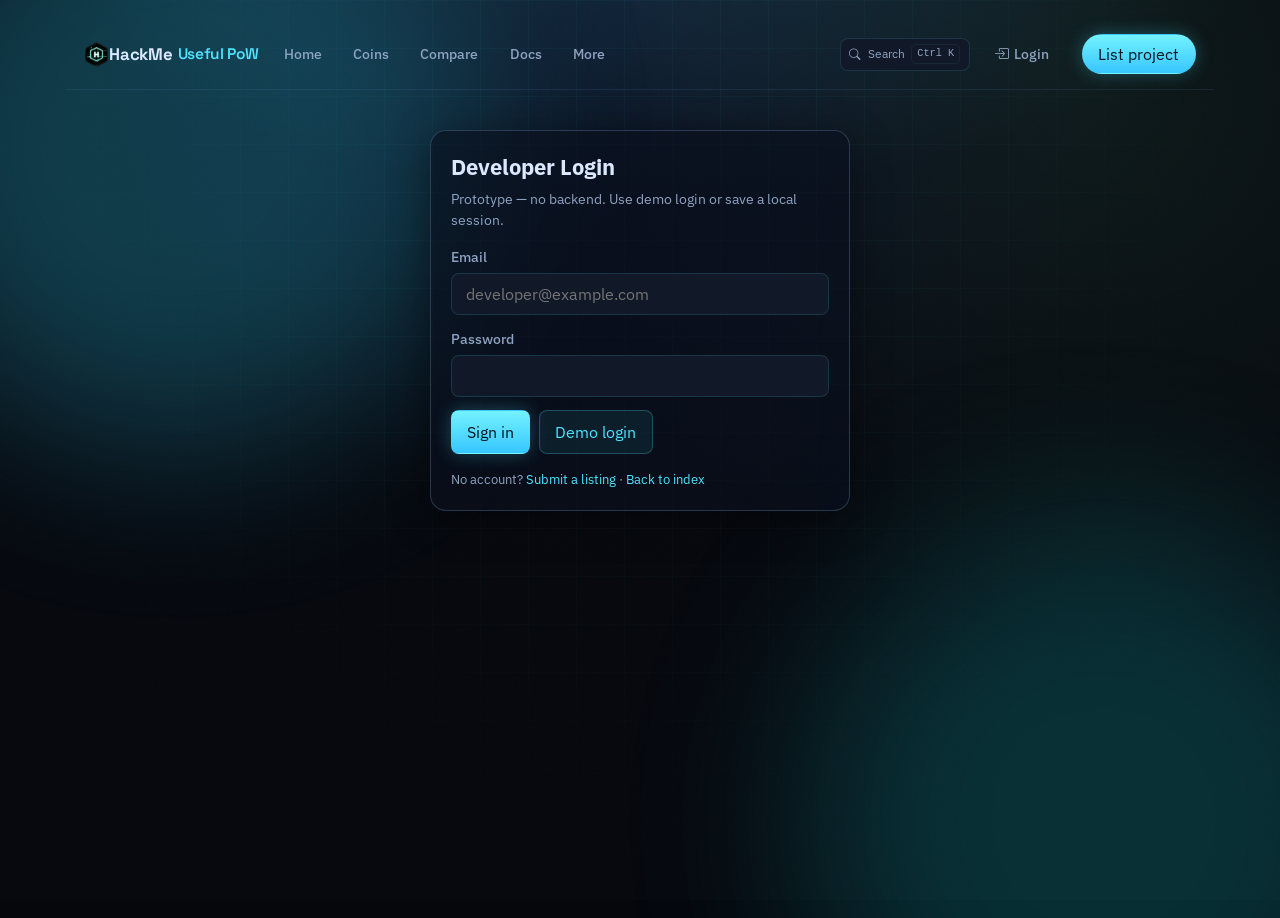
<file: login.html>
<!DOCTYPE html>
<html lang="en" class="notranslate" translate="no">
<head>
  <meta charset="utf-8">
  <meta name="viewport" content="width=device-width, initial-scale=1">
  <meta name="google" content="notranslate">
  <meta http-equiv="Content-Language" content="en">
  <title>Developer Login · HackMe Useful PoW</title>
  <meta name="theme-color" content="#05070d">
  <link rel="icon" href="assets/logo-hex.png" type="image/png">
  <link rel="apple-touch-icon" href="assets/logo-hex.png">
  <link href="https://fonts.googleapis.com/css2?family=IBM+Plex+Sans:wght@400;500;600;700&family=Space+Grotesk:wght@500;700&display=swap" rel="stylesheet">
  <link rel="stylesheet" href="https://cdn.jsdelivr.net/npm/bootstrap-icons@1.11.3/font/bootstrap-icons.min.css">
  <link rel="stylesheet" href="assets/styles.css">
</head>
<body class="app-body auth-page">
  <div class="bg-glow bg-glow-a" aria-hidden="true"></div>
  <div class="bg-glow bg-glow-b" aria-hidden="true"></div>

  <div class="page-shell">
    <div class="hub-canvas">
      <header class="site-top">
        <nav class="navbar" aria-label="Site">
          <a class="navbar-brand brand-link" href="index.html">
            <img class="brand-logo" src="assets/logo-hex.png" alt="HackMe" />
            <span class="brand-mark">HackMe</span><span class="brand-accent">Useful PoW</span>
          </a>
          <button type="button" class="navbar-toggler" id="nav-toggle" data-i18n-aria="nav.menuToggle" aria-label="Toggle menu">
            <i class="bi bi-list"></i>
          </button>
          <div class="navbar-collapse" id="navbar-nav">
            <ul class="navbar-nav">
              <li><a href="index.html" class="nav-link" data-nav-page="index.html" data-i18n="nav.home">Home</a></li>
              <li><a href="index.html#listings" class="nav-link" data-nav-page="#listings" data-i18n="nav.coins">Coins</a></li>
              <li><a href="compare.html" class="nav-link" data-nav-page="compare.html" data-i18n="nav.compare">Compare</a></li>
              <li><a href="docs.html" class="nav-link" data-nav-page="docs.html" data-i18n="nav.docs">Docs</a></li>
              <li class="nav-more">
                <details>
                  <summary class="nav-link" data-i18n="nav.more">More</summary>
                  <div class="nav-more-menu">
                    <a href="status.html" class="dropdown-item" data-nav-page="status.html" data-i18n="nav.status">Status</a>
                    <a href="verified.html" class="dropdown-item" data-nav-page="verified.html" data-i18n="nav.verified">Get verified</a>
                    <a href="index.html#submit" class="dropdown-item" data-i18n="sidebar.submit">Submit</a>
                    <a href="https://hackme.tech/" class="dropdown-item" target="_blank" rel="noreferrer" data-i18n="sidebar.hackmeHub">HackMe hub</a>
                  </div>
                </details>
              </li>
            </ul>
            <div class="navbar-tools" id="navbar-tools"></div>
            <a href="index.html#submit" class="btn btn-primary btn-list" data-i18n="nav.listProject">List project</a>
          </div>
        </nav>
      </header>

      <main class="auth-main">
        <div class="card auth-card">
          <div class="card-body">
            <h1 class="auth-title" data-i18n="login.title">Developer login</h1>
            <p class="auth-sub text-muted" data-i18n="login.sub">Prototype — no backend. Demo login or a local session.</p>
            <p class="auth-message hidden" id="login-message" role="status"></p>
            <form id="login-form" class="auth-form">
              <div class="form-field">
                <label for="login-email" data-i18n="login.email">Email</label>
                <input id="login-email" name="email" type="email" autocomplete="username" placeholder="developer@example.com">
              </div>
              <div class="form-field">
                <label for="login-password" data-i18n="login.password">Password</label>
                <input id="login-password" name="password" type="password" autocomplete="current-password">
              </div>
              <div class="btn-row">
                <button type="submit" class="btn btn-primary" data-i18n="login.submit">Sign in</button>
                <button type="button" class="btn btn-secondary" id="btn-demo-login" data-i18n="login.demo">Demo login</button>
              </div>
            </form>
            <p class="auth-footer-note">
              <span data-i18n="login.noAccount">No account?</span>
              <a href="index.html#submit" data-i18n="login.register">Submit a listing</a>
              · <a href="index.html" data-i18n="login.back">Back to index</a>
            </p>
          </div>
        </div>
      </main>
    </div>
  </div>

  <script src="assets/translate-guard.js"></script>
  <script src="assets/i18n.js"></script>
  <script src="assets/auth.js"></script>
  <script src="assets/layout.js"></script>
  <script src="assets/shell.js"></script>
  <script src="assets/wow.js"></script>
  <script src="assets/login-page.js"></script>
</body>
</html>
</file>
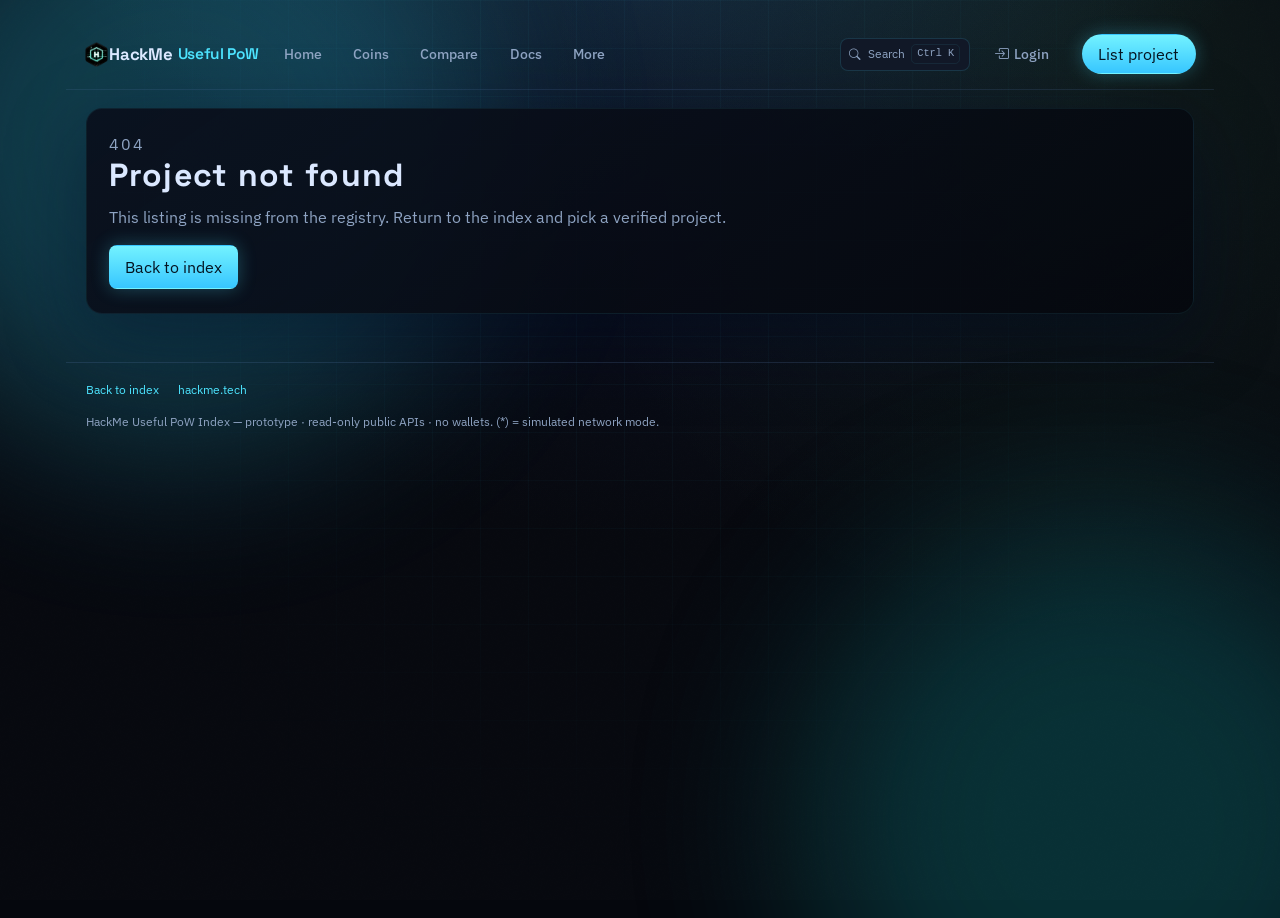
<file: project.html>
<!DOCTYPE html>
<html lang="en" class="notranslate" translate="no">
<head>
  <meta charset="utf-8">
  <meta name="viewport" content="width=device-width, initial-scale=1">
  <meta name="google" content="notranslate">
  <meta http-equiv="Content-Language" content="en">
  <title>Project · HackMe Useful PoW</title>
  <meta name="theme-color" content="#05070d">
  <link rel="icon" href="assets/logo-hex.png" type="image/png">
  <link rel="apple-touch-icon" href="assets/logo-hex.png">
  <link rel="preconnect" href="https://fonts.googleapis.com">
  <link rel="preconnect" href="https://fonts.gstatic.com" crossorigin>
  <link href="https://fonts.googleapis.com/css2?family=IBM+Plex+Sans:wght@400;500;600;700&family=Space+Grotesk:wght@500;700&display=swap" rel="stylesheet">
  <link rel="stylesheet" href="https://cdn.jsdelivr.net/npm/bootstrap-icons@1.11.3/font/bootstrap-icons.min.css">
  <link rel="stylesheet" href="assets/styles.css">
</head>
<body class="app-body">
  <div class="bg-glow bg-glow-a" aria-hidden="true"></div>
  <div class="bg-glow bg-glow-b" aria-hidden="true"></div>

  <div class="page-shell">
    <div class="hub-canvas">
      <header class="site-top">
        <nav class="navbar" aria-label="Site">
          <a class="navbar-brand brand-link" href="index.html">
            <img class="brand-logo" src="assets/logo-hex.png" alt="HackMe" />
            <span class="brand-mark">HackMe</span><span class="brand-accent">Useful PoW</span>
          </a>
          <button type="button" class="navbar-toggler" id="nav-toggle" data-i18n-aria="nav.menuToggle" aria-label="Toggle menu">
            <i class="bi bi-list"></i>
          </button>
          <div class="navbar-collapse" id="navbar-nav">
            <ul class="navbar-nav">
              <li><a href="index.html" class="nav-link" data-nav-page="index.html" data-i18n="nav.home">Home</a></li>
              <li><a href="index.html#listings" class="nav-link" data-nav-page="#listings" data-i18n="nav.coins">Coins</a></li>
              <li><a href="compare.html" class="nav-link" data-nav-page="compare.html" data-i18n="nav.compare">Compare</a></li>
              <li><a href="docs.html" class="nav-link" data-nav-page="docs.html" data-i18n="nav.docs">Docs</a></li>
              <li class="nav-more">
                <details>
                  <summary class="nav-link" data-i18n="nav.more">More</summary>
                  <div class="nav-more-menu">
                    <a href="status.html" class="dropdown-item" data-nav-page="status.html" data-i18n="nav.status">Status</a>
                    <a href="verified.html" class="dropdown-item" data-nav-page="verified.html" data-i18n="nav.verified">Get verified</a>
                    <a href="index.html#submit" class="dropdown-item" data-i18n="sidebar.submit">Submit</a>
                    <a href="https://hackme.tech/" class="dropdown-item" target="_blank" rel="noreferrer" data-i18n="sidebar.hackmeHub">HackMe hub</a>
                  </div>
                </details>
              </li>
            </ul>
            <div class="navbar-tools" id="navbar-tools"></div>
            <a href="index.html#submit" class="btn btn-primary btn-list" data-i18n="nav.listProject">List project</a>
          </div>
        </nav>
      </header>

      <main class="page-main" id="project-main">
        <div class="empty-state" data-i18n="project.loading">Loading project…</div>
      </main>

      <footer class="footer">
        <div class="footer-links">
          <a href="index.html" data-i18n="footer.backIndex">Back to index</a>
          <a href="https://hackme.tech/" target="_blank" rel="noreferrer">hackme.tech</a>
        </div>
        <p data-i18n="footer.disclaimer">Read-only stats · manual curation · not investment advice.</p>
      </footer>
    </div>
  </div>

  <script src="assets/translate-guard.js"></script>
  <script src="assets/i18n.js"></script>
  <script src="assets/auth.js"></script>
  <script src="assets/layout.js"></script>
  <script src="assets/shell.js"></script>
  <script src="assets/wow.js"></script>
  <script src="assets/core.js"></script>
  <script src="assets/ui.js"></script>
  <script src="assets/project-page.js"></script>
</body>
</html>
</file>
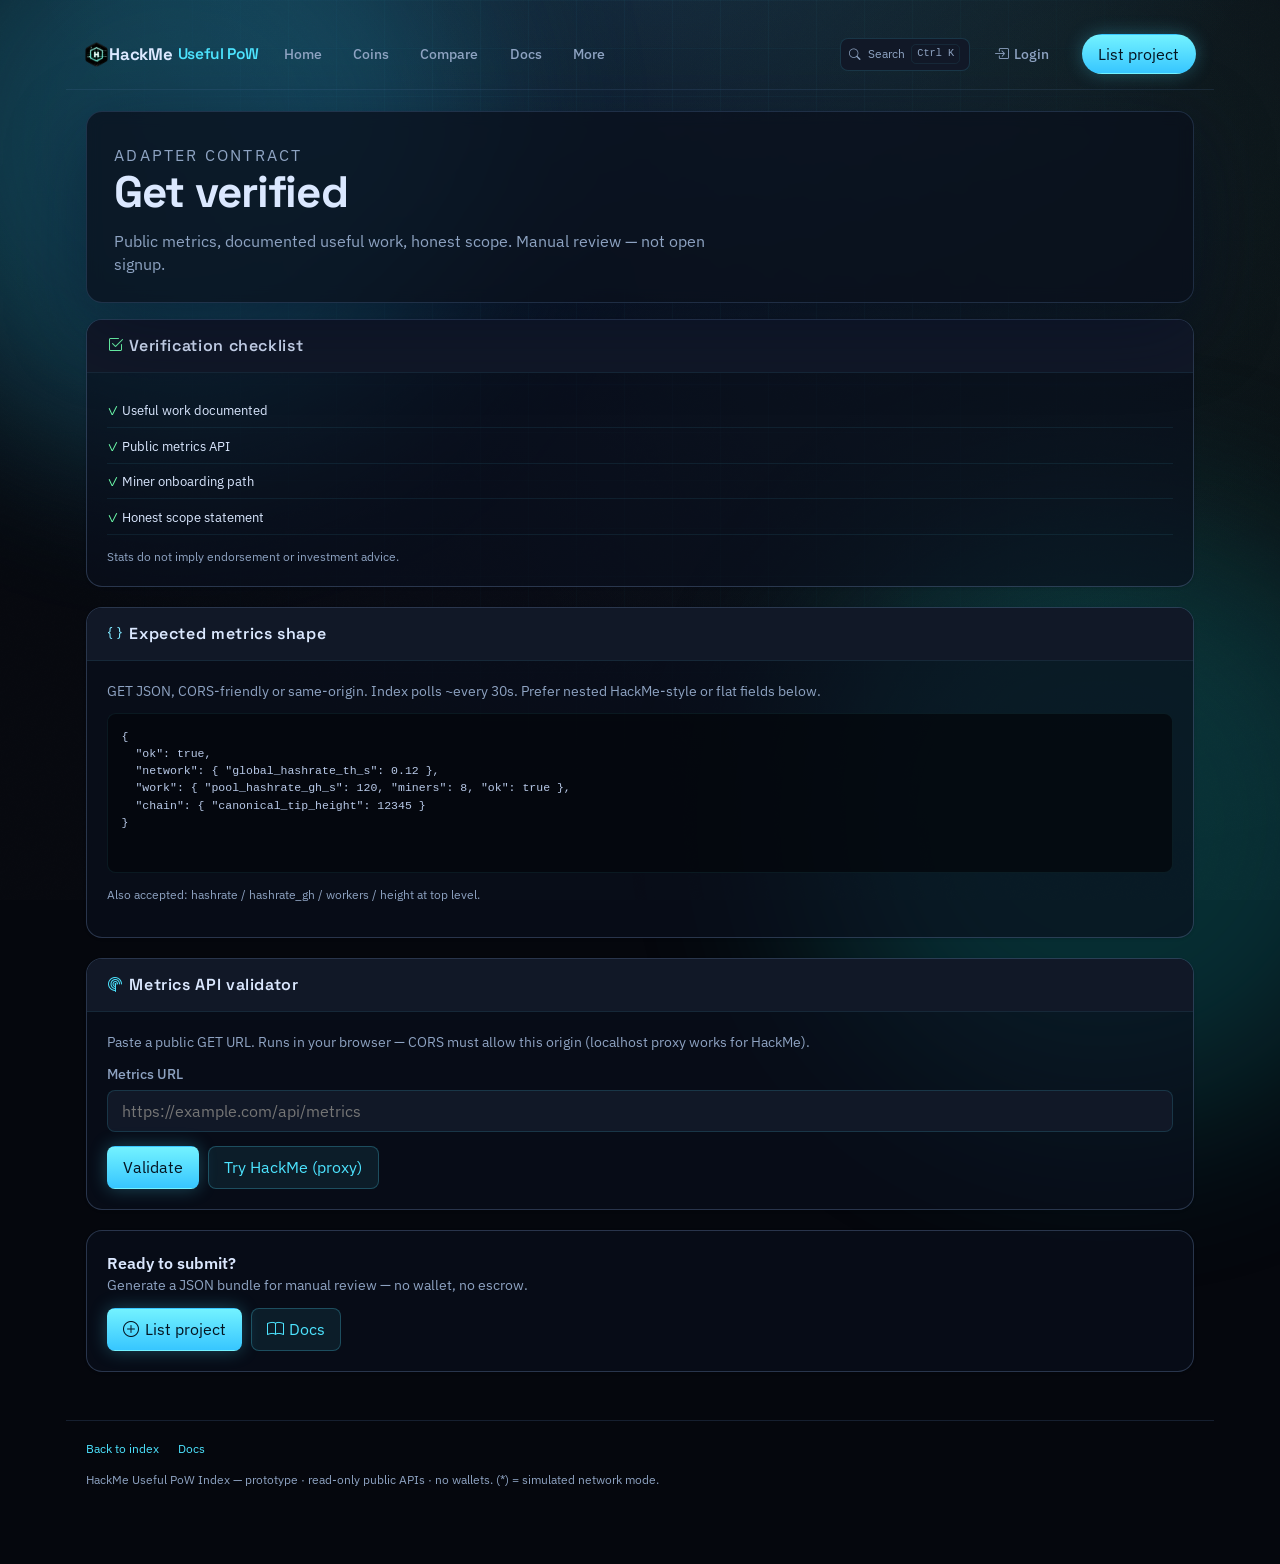
<file: verified.html>
<!DOCTYPE html>
<html lang="en" class="notranslate" translate="no">
<head>
  <meta charset="utf-8">
  <meta name="viewport" content="width=device-width, initial-scale=1">
  <meta name="google" content="notranslate">
  <meta http-equiv="Content-Language" content="en">
  <title>Get verified · HackMe Useful PoW</title>
  <meta name="description" content="Adapter contract and metrics API validator for Useful PoW Index verification.">
  <meta name="theme-color" content="#05070d">
  <link rel="icon" href="assets/logo-hex.png" type="image/png">
  <link rel="apple-touch-icon" href="assets/logo-hex.png">
  <link rel="preconnect" href="https://fonts.googleapis.com">
  <link rel="preconnect" href="https://fonts.gstatic.com" crossorigin>
  <link href="https://fonts.googleapis.com/css2?family=IBM+Plex+Sans:wght@400;500;600;700&family=Space+Grotesk:wght@500;700&display=swap" rel="stylesheet">
  <link rel="stylesheet" href="https://cdn.jsdelivr.net/npm/bootstrap-icons@1.11.3/font/bootstrap-icons.min.css">
  <link rel="stylesheet" href="assets/styles.css">
</head>
<body class="app-body">
  <div class="bg-glow bg-glow-a" aria-hidden="true"></div>
  <div class="bg-glow bg-glow-b" aria-hidden="true"></div>

  <div class="page-shell">
    <div class="hub-canvas">
      <header class="site-top">
        <nav class="navbar" aria-label="Site">
          <a class="navbar-brand brand-link" href="index.html">
            <img class="brand-logo" src="assets/logo-hex.png" alt="HackMe" />
            <span class="brand-mark">HackMe</span><span class="brand-accent">Useful PoW</span>
          </a>
          <button type="button" class="navbar-toggler" id="nav-toggle" data-i18n-aria="nav.menuToggle" aria-label="Toggle menu">
            <i class="bi bi-list"></i>
          </button>
          <div class="navbar-collapse" id="navbar-nav">
            <ul class="navbar-nav">
              <li><a href="index.html" class="nav-link" data-nav-page="index.html" data-i18n="nav.home">Home</a></li>
              <li><a href="index.html#listings" class="nav-link" data-nav-page="#listings" data-i18n="nav.coins">Coins</a></li>
              <li><a href="compare.html" class="nav-link" data-nav-page="compare.html" data-i18n="nav.compare">Compare</a></li>
              <li><a href="docs.html" class="nav-link" data-nav-page="docs.html" data-i18n="nav.docs">Docs</a></li>
              <li class="nav-more">
                <details>
                  <summary class="nav-link" data-i18n="nav.more">More</summary>
                  <div class="nav-more-menu">
                    <a href="status.html" class="dropdown-item" data-nav-page="status.html" data-i18n="nav.status">Status</a>
                    <a href="verified.html" class="dropdown-item" data-nav-page="verified.html" data-i18n="nav.verified">Get verified</a>
                    <a href="index.html#submit" class="dropdown-item" data-i18n="sidebar.submit">Submit</a>
                    <a href="https://hackme.tech/" class="dropdown-item" target="_blank" rel="noreferrer" data-i18n="sidebar.hackmeHub">HackMe hub</a>
                  </div>
                </details>
              </li>
            </ul>
            <div class="navbar-tools" id="navbar-tools"></div>
            <a href="index.html#submit" class="btn btn-primary btn-list" data-i18n="nav.listProject">List project</a>
          </div>
        </nav>
      </header>

      <main class="page-main">
        <section class="hero hub-hero glass">
          <p class="hero-eyebrow" data-i18n="verified.eyebrow">Adapter contract</p>
          <h1 data-i18n="verified.title">Get verified</h1>
          <p data-i18n="verified.body">Public metrics, documented useful work, honest scope. Manual review — not open signup.</p>
        </section>

        <section class="card mb-4">
          <div class="card-header">
            <h3 class="card-title"><i class="bi bi-check2-square text-success"></i> <span data-i18n="verified.checklistTitle">Checklist</span></h3>
          </div>
          <div class="card-body">
            <ul class="check-list static-check">
              <li class="check-item ok" data-i18n="check.usefulWork">Useful work documented</li>
              <li class="check-item ok" data-i18n="check.publicMetrics">Public metrics API</li>
              <li class="check-item ok" data-i18n="check.minerPath">Miner onboarding path</li>
              <li class="check-item ok" data-i18n="check.honestScope">Honest scope statement</li>
            </ul>
            <p class="detail-note" data-i18n="verified.note">Stats do not imply endorsement.</p>
          </div>
        </section>

        <section class="card mb-4">
          <div class="card-header">
            <h3 class="card-title"><i class="bi bi-braces text-info"></i> <span data-i18n="verified.contractTitle">Expected metrics</span></h3>
          </div>
          <div class="card-body">
            <p class="panel-intro" data-i18n="verified.contractIntro">GET JSON, CORS or same-origin. Poll ~30s. Nested HackMe-style or flat fields.</p>
            <pre class="output-box notranslate" translate="no">{
  "ok": true,
  "network": { "global_hashrate_th_s": 0.12 },
  "work": { "pool_hashrate_gh_s": 120, "miners": 8, "ok": true },
  "chain": { "canonical_tip_height": 12345 }
}</pre>
            <p class="muted-inline" data-i18n="verified.altFields">Also: hashrate / hashrate_gh / workers / height.</p>
          </div>
        </section>

        <section class="card mb-4" id="validator">
          <div class="card-header">
            <h3 class="card-title"><i class="bi bi-radar text-primary"></i> <span data-i18n="verified.validatorTitle">Metrics validator</span></h3>
          </div>
          <div class="card-body">
            <p class="panel-intro" data-i18n="verified.validatorIntro">Paste a public GET URL. CORS must allow this origin.</p>
            <div class="form-field">
              <label for="metrics-url" data-i18n="verified.urlLabel">Metrics URL</label>
              <input id="metrics-url" type="url" class="notranslate" translate="no" data-i18n-placeholder="verified.urlPh" placeholder="https://example.com/api/metrics" autocomplete="off">
            </div>
            <div class="btn-row">
              <button type="button" class="btn btn-primary" id="btn-validate" data-i18n="verified.run">Validate</button>
              <button type="button" class="btn btn-secondary" id="btn-validate-hackme" data-i18n="verified.tryHackme">Try HackMe (proxy)</button>
            </div>
            <div id="validator-result" class="validator-result" hidden></div>
          </div>
        </section>

        <section class="card mb-4">
          <div class="card-body">
            <h3 class="card-title" data-i18n="verified.nextTitle">Ready to submit?</h3>
            <p class="panel-intro" data-i18n="verified.nextBody">Generate a JSON bundle for manual review.</p>
            <div class="btn-row">
              <a class="btn btn-primary" href="index.html#submit"><i class="bi bi-plus-circle"></i> <span data-i18n="cta.list">List project</span></a>
              <a class="btn btn-secondary" href="docs.html"><i class="bi bi-book"></i> <span data-i18n="nav.docs">Docs</span></a>
            </div>
          </div>
        </section>
      </main>

      <footer class="footer">
        <div class="footer-links">
          <a href="index.html" data-i18n="footer.backIndex">Back to index</a>
          <a href="docs.html" data-i18n="nav.docs">Docs</a>
        </div>
        <p data-i18n="footer.disclaimer">HackMe Useful PoW Index — prototype · read-only public APIs, no wallets.</p>
      </footer>
    </div>
  </div>

  <script src="assets/translate-guard.js"></script>
  <script src="assets/i18n.js"></script>
  <script src="assets/auth.js"></script>
  <script src="assets/layout.js"></script>
  <script src="assets/shell.js"></script>
  <script src="assets/wow.js"></script>
  <script src="assets/core.js"></script>
  <script src="assets/verified-page.js"></script>
</body>
</html>
</file>
<file: assets/styles.css>
/* Useful PoW Index — MPS layout, HackMe palette */

:root {
  --bg-body: #05070d;
  --bg-surface: #0a101d;
  --bg-surface-2: #111827;
  --bg-surface-hover: #162032;
  --border-subtle: rgba(77, 228, 255, 0.08);
  --border-medium: rgba(77, 228, 255, 0.15);
  --text-primary: #dbe8ff;
  --text-secondary: #8ea3c2;
  --accent-blue: #4de4ff;
  --accent-neon: #7fe7ff;
  --accent-deep: #004aad;
  --accent-deep-hover: #0058cc;
  --accent-green: #6effad;
  --accent-yellow: #ffd37a;
  --accent-red: #f87171;
  --accent-purple: #a78bfa;
  --shadow-card: 0 8px 25px rgba(0, 0, 0, 0.3);
  --radius: 16px;

  /* legacy aliases */
  --bg: var(--bg-body);
  --panel: var(--bg-surface);
  --panel-solid: var(--bg-surface);
  --text: var(--text-primary);
  --muted: var(--text-secondary);
  --line: var(--border-subtle);
  --primary: var(--accent-blue);
  --primary-strong: #00b8ff;
  --ok: var(--accent-green);
  --warn: var(--accent-yellow);
  --shadow: 0 24px 80px rgba(0, 12, 36, 0.45);
}

* { box-sizing: border-box; }

html, body {
  margin: 0;
  padding: 0;
}

html { -webkit-text-size-adjust: 100%; }

body,
.app-body {
  font-family: "IBM Plex Sans", "Segoe UI", system-ui, sans-serif;
  background:
    radial-gradient(ellipse 100% 70% at 50% -15%, rgba(77, 228, 255, 0.14), transparent 52%),
    radial-gradient(circle at 85% 10%, rgba(110, 255, 173, 0.07), transparent 40%),
    radial-gradient(circle at top, #0a1024 0%, var(--bg-body) 48%);
  color: var(--text-primary);
  min-height: 100vh;
  line-height: 1.5;
  position: relative;
}

a { color: inherit; text-decoration: none; }

.app-body::before {
  content: "";
  position: fixed;
  inset: 0;
  pointer-events: none;
  z-index: 0;
  opacity: 0.035;
  background-image: url("data:image/svg+xml,%3Csvg viewBox='0 0 200 200' xmlns='http://www.w3.org/2000/svg'%3E%3Cfilter id='n'%3E%3CfeTurbulence type='fractalNoise' baseFrequency='0.9' numOctaves='3' stitchTiles='stitch'/%3E%3C/filter%3E%3Crect width='100%25' height='100%25' filter='url(%23n)'/%3E%3C/svg%3E");
  background-size: 180px 180px;
}
.app-body > * { position: relative; z-index: 1; }


.bg-glow {
  position: fixed;
  width: 38rem;
  height: 38rem;
  border-radius: 999px;
  filter: blur(90px);
  opacity: 0.25;
  z-index: -1;
  pointer-events: none;
  animation: glow-drift 18s cubic-bezier(0.22, 1, 0.36, 1) infinite alternate;
}
.bg-glow-a { background: #2dd4ff; top: -10rem; left: -8rem; }
.bg-glow-b { background: #0ea5a8; bottom: -14rem; right: -8rem; animation-delay: -6s; }
@keyframes glow-drift {
  from { transform: translate3d(0, 0, 0) scale(1); }
  to { transform: translate3d(2%, 3%, 0) scale(1.06); }
}

/* ── Navbar (MPS) ── */
.navbar {
  display: flex;
  align-items: center;
  flex-wrap: wrap;
  gap: 0.75rem;
  background: transparent;
  border-bottom: 1px solid rgba(87, 118, 168, 0.18);
  box-shadow: none;
  padding: 1.05rem 1.15rem 0.95rem;
  position: sticky;
  top: 0;
  z-index: 100;
}

.navbar-brand {
  display: inline-flex;
  align-items: center;
  font-family: "Space Grotesk", "IBM Plex Sans", sans-serif;
  font-size: 1.05rem;
  font-weight: 700;
  letter-spacing: -0.02em;
  margin-right: auto;
}

.brand-dot {
  display: inline-block;
  width: 0.68rem;
  height: 0.68rem;
  border-radius: 999px;
  margin-right: 0.45rem;
  background: linear-gradient(135deg, #4de4ff, #6effad);
  box-shadow: 0 0 12px rgba(77, 228, 255, 0.55);
}

.brand-mark { color: var(--text-primary); }
.brand-accent {
  color: var(--accent-blue);
  margin-left: 0.35rem;
  font-weight: 600;
  font-size: 0.92em;
}

.navbar-toggler {
  display: none;
  align-items: center;
  justify-content: center;
  width: 2.5rem;
  height: 2.5rem;
  border: 1px solid var(--border-medium);
  border-radius: 0.5rem;
  background: var(--bg-surface-2);
  color: var(--text-primary);
  cursor: pointer;
  font-size: 1.25rem;
}

.navbar-collapse {
  display: flex;
  align-items: center;
  gap: 0.75rem;
  flex: 1;
  justify-content: flex-end;
}

.navbar-nav {
  display: flex;
  align-items: center;
  gap: 0.25rem;
  list-style: none;
  margin: 0;
  padding: 0;
  margin-right: auto;
}

.navbar .nav-link {
  display: inline-flex;
  align-items: center;
  gap: 0.35rem;
  font-size: 0.9rem;
  font-weight: 500;
  color: var(--text-secondary);
  padding: 0.5rem 0.85rem;
  border-radius: 0.5rem;
  transition: all 0.15s;
}

.navbar .nav-link:hover {
  color: #fff;
  background: rgba(77, 228, 255, 0.1);
}

.navbar .nav-link.active {
  color: #041018;
  background: var(--accent-blue);
  font-weight: 700;
}

.btn-list {
  white-space: nowrap;
  margin-left: 0.5rem;
}

/* ── App frame + sidebar ── */
.app-frame {
  display: block;
  min-height: 0;
}

.sidebar {
  display: none;
}

.sidebar-brand {
  display: block;
  padding: 0.35rem 0.75rem 0.75rem;
  border-bottom: 1px solid var(--border-subtle);
  margin-bottom: 0.75rem;
}

.sidebar-sub {
  display: block;
  font-size: 0.68rem;
  color: var(--text-secondary);
  margin-top: 0.25rem;
  letter-spacing: 0.04em;
}

.sidebar h6 {
  font-size: 0.7rem;
  font-weight: 700;
  letter-spacing: 0.08em;
  color: var(--text-secondary);
  padding: 0.5rem 0.75rem 0.35rem;
  margin: 0;
}

.sidebar-nav {
  display: flex;
  flex-direction: column;
  gap: 2px;
  margin-bottom: 0.5rem;
}

.sidebar .nav-link {
  display: flex;
  align-items: center;
  gap: 0.5rem;
  padding: 0.55rem 0.75rem;
  font-size: 0.875rem;
  font-weight: 500;
  color: var(--text-secondary);
  border-radius: 0.5rem;
  transition: all 0.15s;
}

.sidebar .nav-link:hover {
  background: var(--bg-surface-hover);
  color: #fff;
}

.sidebar .nav-link.active {
  background: rgba(77, 228, 255, 0.1);
  color: var(--text-primary);
  font-weight: 600;
}

.main-column {
  flex: 1;
  min-width: 0;
  display: flex;
  flex-direction: column;
  background: var(--bg-body);
}

.main-content,
.page-main {
  flex: 1;
  padding: 1.15rem 1.25rem 1.75rem;
  max-width: none;
  width: 100%;
}

.wrap {
  max-width: none;
  margin: 0;
  padding: 0;
}

/* ── Stat cards (MPS) ── */
.kpi-grid,
.stat-row {
  display: grid;
  grid-template-columns: repeat(auto-fit, minmax(170px, 1fr));
  gap: 0.85rem;
  margin-bottom: 0.5rem;
}

.stat-card,
.kpi-card {
  background: var(--bg-surface);
  border: 1px solid var(--border-subtle);
  border-radius: var(--radius);
  padding: 1.25rem;
  transition: transform 0.2s, box-shadow 0.2s, border-color 0.2s;
  position: relative;
  overflow: hidden;
  height: 100%;
}

.stat-card::before {
  content: "";
  position: absolute;
  top: 0;
  left: 0;
  right: 0;
  height: 3px;
  border-radius: var(--radius) var(--radius) 0 0;
  opacity: 0.85;
}

.stat-accent-primary::before { background: var(--accent-blue); }
.stat-accent-success::before { background: var(--accent-green); }
.stat-accent-info::before { background: var(--accent-neon); }
.stat-accent-warning::before { background: var(--accent-yellow); }
.stat-accent-danger::before { background: var(--accent-red); }

.stat-card:hover,
.kpi-card:hover {
  transform: none;
  box-shadow: none;
  border-color: var(--border-medium);
}

.stat-card .stat-icon {
  font-size: 2rem;
  opacity: 0.2;
  position: absolute;
  top: 1rem;
  right: 1rem;
}

.stat-card .stat-value,
.kpi-value {
  font-size: 2rem;
  font-weight: 800;
  letter-spacing: -0.03em;
  line-height: 1.1;
  font-family: "Space Grotesk", "IBM Plex Sans", sans-serif;
}

.stat-card .stat-label,
.kpi-label {
  font-size: 0.75rem;
  text-transform: uppercase;
  letter-spacing: 0.06em;
  color: var(--text-secondary);
  margin-top: 0.25rem;
}

.stat-sub,
.kpi-hint {
  display: block;
  font-size: 0.72rem;
  color: var(--text-secondary);
  margin-top: 0.15rem;
}

.text-primary { color: var(--accent-blue) !important; }
.text-success { color: var(--accent-green) !important; }
.text-info { color: var(--accent-neon) !important; }
.text-warning { color: var(--accent-yellow) !important; }
.text-danger { color: var(--accent-red) !important; }

/* ── Cards (MPS) ── */
.card,
.panel {
  background: var(--bg-surface);
  border: 1px solid var(--border-subtle);
  border-radius: var(--radius);
  overflow: hidden;
  box-shadow: 0 1px 3px rgba(0, 0, 0, 0.12);
}

.panel { padding: 1.25rem; }

.card:hover,
.panel:hover {
  border-color: var(--border-medium);
}

.card-header,
.section-head.card-header {
  background: var(--bg-surface-2);
  border-bottom: 1px solid var(--border-subtle);
  display: flex;
  align-items: center;
  justify-content: space-between;
  flex-wrap: wrap;
  gap: 0.5rem;
  padding: 0.875rem 1.25rem;
  margin: 0;
}

.card-body { padding: 1.25rem; }

.card-header h2,
.card-header h3,
.section-head h2 {
  margin: 0;
  font-size: 1rem;
  font-weight: 600;
  font-family: "Space Grotesk", "IBM Plex Sans", sans-serif;
  letter-spacing: 0.04em;
}

.section-head {
  display: flex;
  align-items: flex-end;
  justify-content: space-between;
  gap: 1rem;
  flex-wrap: wrap;
  margin: 1.75rem 0 0.85rem;
}

.section-head p {
  margin: 0.25rem 0 0;
  font-size: 0.85rem;
  color: var(--text-secondary);
}

.section-card {
  margin-top: 1.25rem;
}

.section-card > .section-head {
  margin: 0;
  padding: 0.875rem 1.25rem;
  background: var(--bg-surface-2);
  border-bottom: 1px solid var(--border-subtle);
  align-items: center;
}

.section-card > .section-body,
.section-card > .card-body {
  padding: 0;
}

.section-card .table-wrap {
  border: none;
  border-radius: 0;
  background: transparent;
}

/* ── Ticker ── */
.ticker {
  padding: 0.85rem 1.25rem 0;
  max-width: none;
  width: 100%;
}

.ticker-bar {
  display: flex;
  flex-wrap: wrap;
  align-items: center;
  gap: 0.65rem 1rem;
  min-height: 3rem;
  padding: 0.55rem 0.95rem;
  border-radius: var(--radius);
  border: 1px solid var(--border-subtle);
  background: var(--bg-surface);
}

.ticker-live {
  display: inline-flex;
  align-items: center;
  gap: 0.35rem;
  padding: 0.22rem 0.55rem;
  border-radius: 999px;
  border: 1px solid rgba(110, 255, 173, 0.35);
  background: rgba(110, 255, 173, 0.08);
  font-size: 0.58rem;
  font-weight: 800;
  letter-spacing: 0.16em;
  color: var(--ok);
}

.ticker-pulse {
  width: 7px;
  height: 7px;
  border-radius: 50%;
  background: var(--ok);
  animation: pulse 2s ease-in-out infinite;
}

@keyframes pulse {
  0%, 100% { opacity: 1; }
  50% { opacity: 0.35; }
}

.ticker-stat {
  font-size: 0.78rem;
  color: var(--text-secondary);
}

.ticker-stat strong {
  color: var(--text-primary);
  font-weight: 600;
}

.ticker-updated {
  margin-left: auto;
  font-size: 0.72rem;
  color: var(--text-secondary);
}

.ticker-updated.degraded { color: var(--warn); }

/* ── Hero ── */
.hero {
  margin: 0 0 1.25rem;
  padding: 1.5rem 1.35rem;
  border-radius: var(--radius);
  border: 1px solid var(--border-subtle);
  background: linear-gradient(145deg, rgba(10, 16, 29, 0.95), rgba(5, 7, 13, 0.85));
  box-shadow: var(--shadow);
}

.hero-eyebrow {
  font-size: 0.72rem;
  letter-spacing: 0.14em;
  text-transform: uppercase;
  color: var(--accent-blue);
  margin: 0 0 0.5rem;
}

.hero h1 {
  font-family: "Space Grotesk", "IBM Plex Sans", sans-serif;
  font-size: clamp(1.45rem, 3vw, 2rem);
  line-height: 1.15;
  margin: 0 0 0.75rem;
  letter-spacing: 0.04em;
}

.hero p {
  margin: 0;
  max-width: 52rem;
  color: var(--text-secondary);
  font-size: 0.98rem;
}

.hero-note {
  margin-top: 0.85rem;
  font-size: 0.78rem;
  color: rgba(142, 163, 194, 0.85);
}

.hero-actions {
  display: flex;
  flex-wrap: wrap;
  gap: 0.65rem;
  margin-top: 1.1rem;
}

.hero-note code {
  font-size: 0.85em;
  color: var(--accent-blue);
}

/* ── CTA (MPS) ── */
.cta-section,
.cta-banner {
  display: flex;
  flex-wrap: wrap;
  align-items: center;
  justify-content: space-between;
  gap: 1rem;
  margin: 1.5rem 0;
  padding: 1.5rem 1.35rem;
  background: linear-gradient(135deg, var(--accent-deep) 0%, #0a5a8a 50%, var(--accent-blue) 100%);
  border-radius: var(--radius);
  border: none;
  box-shadow: 0 4px 20px rgba(0, 74, 173, 0.25);
  color: #fff;
}

.cta-section h2,
.cta-section h3,
.cta-banner h2 {
  margin: 0 0 0.35rem;
  font-size: 1.15rem;
  font-weight: 700;
  font-family: "Space Grotesk", "IBM Plex Sans", sans-serif;
  color: #fff;
}

.cta-section p,
.cta-banner p {
  margin: 0;
  font-size: 0.85rem;
  color: rgba(255, 255, 255, 0.88);
  max-width: 36rem;
}

.cta-section a:not(.btn),
.cta-banner a:not(.btn) { color: #fff; text-decoration: underline; }

.cta-section .btn-light {
  background: #fff;
  color: var(--accent-deep);
  font-weight: 700;
}

.cta-section .btn-outline-light {
  border: 2px solid rgba(255, 255, 255, 0.85);
  color: #fff;
  background: transparent;
}

/* ── Tables (MPS) ── */
.table-wrap {
  overflow-x: auto;
  border-radius: var(--radius);
  border: 1px solid var(--border-subtle);
  background: var(--bg-surface);
}

.data-table,
.table {
  width: 100%;
  border-collapse: collapse;
  font-size: 0.82rem;
  margin-bottom: 0;
}

.data-table thead,
.table thead {
  border-bottom: 2px solid var(--border-medium);
}

.data-table th,
.table th {
  font-size: 0.75rem;
  font-weight: 600;
  text-transform: uppercase;
  letter-spacing: 0.05em;
  color: var(--text-secondary);
  padding: 0.75rem 1rem;
  text-align: left;
  white-space: nowrap;
}

.data-table td,
.table td {
  padding: 0.75rem 1rem;
  vertical-align: middle;
  border-bottom: 1px solid var(--border-subtle);
}

.data-table tr:last-child td,
.table tr:last-child td { border-bottom: none; }

.data-table tbody tr:hover,
.table tbody tr:hover {
  background: rgba(77, 228, 255, 0.04);
}

.data-table a,
.table a {
  color: var(--text-primary);
  font-weight: 500;
}

.data-table a:hover,
.table a:hover {
  color: var(--accent-blue);
  text-decoration: underline;
}

.status-online { color: var(--ok); }
.status-degraded { color: var(--warn); }
.status-offline { color: var(--accent-red); }

/* ── Forms ── */
.form-field { margin-bottom: 0.85rem; }

.form-field label,
.form-label {
  display: block;
  font-size: 0.85rem;
  font-weight: 500;
  color: var(--text-secondary);
  margin-bottom: 0.35rem;
}

.form-field input,
.form-field textarea,
.form-field select,
.form-control,
.form-select {
  width: 100%;
  padding: 0.5rem 0.875rem;
  border-radius: 0.5rem;
  border: 1px solid var(--border-medium);
  background: var(--bg-surface-2);
  color: var(--text-primary);
  font: inherit;
}

.form-field textarea {
  min-height: 5.5rem;
  resize: vertical;
}

.form-field input:focus,
.form-field textarea:focus,
.form-field select:focus,
.form-control:focus,
.form-select:focus {
  outline: none;
  border-color: var(--accent-blue);
  box-shadow: 0 0 0 3px rgba(77, 228, 255, 0.15);
}

.form-row {
  display: grid;
  grid-template-columns: 1fr 1fr;
  gap: 0.75rem;
}

/* ── Buttons ── */
.btn {
  display: inline-flex;
  align-items: center;
  justify-content: center;
  gap: 0.35rem;
  padding: 0.55rem 0.95rem;
  border-radius: 0.5rem;
  border: 1px solid transparent;
  font-size: 0.875rem;
  font-weight: 600;
  cursor: pointer;
  font: inherit;
  transition: all 0.15s;
}

.btn-primary {
  color: #041421;
  background: linear-gradient(180deg, #73f2ff, #37c6ff);
  border-color: transparent;
  box-shadow: 0 0 18px rgba(77, 228, 255, 0.28);
}

.btn-primary:hover {
  filter: brightness(1.06);
  color: #041018;
  box-shadow: 0 0 22px rgba(77, 228, 255, 0.42);
}

.btn-secondary {
  background: rgba(77, 228, 255, 0.08);
  color: var(--accent-blue);
  border-color: rgba(77, 228, 255, 0.25);
}

.btn-secondary:hover {
  background: rgba(77, 228, 255, 0.14);
}

.btn-light {
  background: #fff;
  color: var(--accent-deep);
  border-color: #fff;
  font-weight: 700;
}

.btn-light:hover {
  background: #f0f4ff;
  box-shadow: 0 4px 12px rgba(255, 255, 255, 0.2);
}

.btn-outline-light {
  background: transparent;
  color: #fff;
  border: 2px solid rgba(255, 255, 255, 0.85);
  font-weight: 600;
}

.btn-outline-light:hover {
  background: rgba(255, 255, 255, 0.12);
}

.btn-ticker {
  padding: 0.35rem 0.7rem;
  font-size: 0.72rem;
  border-radius: 999px;
  background: rgba(77, 228, 255, 0.08);
  color: var(--accent-blue);
  border: 1px solid rgba(77, 228, 255, 0.25);
  cursor: pointer;
  font: inherit;
}

.btn-ticker:disabled { opacity: 0.55; cursor: wait; }

.btn-row {
  display: flex;
  flex-wrap: wrap;
  gap: 0.55rem;
  margin-top: 0.5rem;
}

/* ── Project / exchange cards ── */
.criteria-grid {
  display: grid;
  grid-template-columns: repeat(4, minmax(0, 1fr));
  gap: 0.85rem;
}

.criteria-card {
  padding: 1rem;
  border-radius: var(--radius);
  border: 1px solid var(--border-subtle);
  background: var(--bg-surface);
  transition: border-color 0.15s, transform 0.15s;
}

.criteria-card:hover {
  border-color: var(--border-medium);
  transform: translateY(-2px);
}

.criteria-card h3 {
  margin: 0 0 0.4rem;
  font-size: 0.82rem;
  letter-spacing: 0.08em;
  text-transform: uppercase;
  color: var(--accent-blue);
}

.criteria-card p {
  margin: 0;
  font-size: 0.82rem;
  color: var(--text-secondary);
}

.project-grid {
  display: grid;
  grid-template-columns: repeat(auto-fill, minmax(280px, 1fr));
  gap: 0.95rem;
}

.project-card {
  display: flex;
  flex-direction: column;
  padding: 1.1rem;
  border-radius: var(--radius);
  border: 1px solid var(--border-subtle);
  background: var(--bg-surface);
  transition: border-color 0.15s ease, transform 0.15s ease, box-shadow 0.15s;
}

.project-card:hover {
  border-color: var(--border-medium);
  transform: translateY(-3px);
  box-shadow: var(--shadow-card);
}

.project-card.verified {
  border-color: rgba(110, 255, 173, 0.35);
}

.project-card.watchlist {
  border-color: rgba(147, 197, 253, 0.28);
}

.project-top {
  display: flex;
  align-items: flex-start;
  justify-content: space-between;
  gap: 0.75rem;
  margin-bottom: 0.65rem;
}

.project-top h3 {
  margin: 0;
  font-size: 1rem;
}

.project-ticker {
  font-size: 0.72rem;
  color: var(--text-secondary);
  margin-top: 0.15rem;
}

.coin-logo-placeholder {
  width: 40px;
  height: 40px;
  border-radius: 50%;
  display: inline-flex;
  align-items: center;
  justify-content: center;
  font-weight: 700;
  font-size: 0.9rem;
  background: var(--bg-surface-2);
  border: 1px solid var(--border-medium);
  color: var(--accent-blue);
  flex-shrink: 0;
}

.coin-logo-placeholder.sm {
  width: 32px;
  height: 32px;
  font-size: 0.75rem;
}

.badge {
  display: inline-flex;
  align-items: center;
  padding: 0.35em 0.7em;
  border-radius: 0.375rem;
  font-size: 0.75rem;
  font-weight: 600;
  letter-spacing: 0.02em;
  text-transform: uppercase;
  white-space: nowrap;
}

.badge-verified {
  color: var(--ok);
  border: 1px solid rgba(110, 255, 173, 0.35);
  background: rgba(110, 255, 173, 0.08);
}

.badge-draft {
  color: var(--warn);
  border: 1px solid rgba(255, 211, 122, 0.35);
  background: rgba(255, 211, 122, 0.08);
}

.badge-watchlist {
  color: #93c5fd;
  border: 1px solid rgba(147, 197, 253, 0.35);
  background: rgba(147, 197, 253, 0.08);
}

.project-summary {
  margin: 0 0 0.85rem;
  font-size: 0.84rem;
  color: var(--text-secondary);
  flex: 1;
}

.project-meta {
  display: grid;
  grid-template-columns: 1fr 1fr;
  gap: 0.45rem 0.75rem;
  margin-bottom: 0.85rem;
  font-size: 0.78rem;
}

.project-meta dt {
  color: var(--text-secondary);
  margin: 0;
}

.project-meta dd {
  margin: 0;
  font-weight: 600;
}

.project-links {
  display: flex;
  flex-wrap: wrap;
  gap: 0.5rem 0.75rem;
  font-size: 0.78rem;
}

.project-links a { color: var(--accent-blue); }
.project-links a:hover { text-decoration: underline; }

.tag-row {
  display: flex;
  flex-wrap: wrap;
  gap: 0.35rem;
  margin-top: 0.75rem;
}

.tag {
  font-size: 0.65rem;
  padding: 0.15rem 0.45rem;
  border-radius: 999px;
  border: 1px solid var(--border-subtle);
  color: var(--text-secondary);
}

.filter-bar { margin-bottom: 1rem; }

.filter-row {
  display: grid;
  grid-template-columns: 2fr 1fr 1fr 1fr;
  gap: 0.75rem;
}

.filter-search-field { margin-bottom: 0; }

.filter-count {
  font-size: 0.78rem;
  color: var(--text-secondary);
  align-self: center;
}

.chip-row {
  display: flex;
  flex-wrap: wrap;
  gap: 0.45rem;
  margin-top: 0.85rem;
}

.chip {
  border: 1px solid var(--border-subtle);
  background: var(--bg-surface-2);
  color: var(--text-secondary);
  border-radius: 999px;
  padding: 0.25rem 0.65rem;
  font-size: 0.72rem;
  cursor: pointer;
  font: inherit;
}

.chip:hover,
.chip.active {
  color: var(--accent-blue);
  border-color: rgba(77, 228, 255, 0.45);
  background: rgba(77, 228, 255, 0.08);
}

.submit-grid {
  display: grid;
  grid-template-columns: 1.2fr 0.8fr;
  gap: 1rem;
}

.output-box {
  margin: 0;
  padding: 0.85rem;
  border-radius: 0.55rem;
  border: 1px solid var(--border-subtle);
  background: rgba(5, 7, 13, 0.75);
  font-family: ui-monospace, SFMono-Regular, Menlo, monospace;
  font-size: 0.72rem;
  color: #b8c9e8;
  white-space: pre-wrap;
  word-break: break-word;
  min-height: 10rem;
  max-height: 18rem;
  overflow: auto;
}

.panel-intro {
  margin: 0 0 0.75rem;
  font-size: 0.85rem;
  color: var(--text-secondary);
}

.faq-grid {
  display: grid;
  grid-template-columns: repeat(2, minmax(0, 1fr));
  gap: 0.85rem;
}

.faq-card h3 {
  margin: 0 0 0.45rem;
  font-size: 0.92rem;
}

.faq-card p {
  margin: 0;
  font-size: 0.84rem;
  color: var(--text-secondary);
}

.exchange-grid {
  display: grid;
  grid-template-columns: repeat(auto-fill, minmax(280px, 1fr));
  gap: 0.95rem;
}

.exchange-grid-preview {
  grid-template-columns: repeat(auto-fill, minmax(260px, 1fr));
}

.exchange-card-top {
  display: flex;
  gap: 0.75rem;
  align-items: flex-start;
  margin-bottom: 0.65rem;
}

.exchange-logo {
  width: 2.5rem;
  height: 2.5rem;
  border-radius: 999px;
  display: flex;
  align-items: center;
  justify-content: center;
  font-size: 0.72rem;
  font-weight: 700;
  background: rgba(77, 228, 255, 0.12);
  border: 1px solid rgba(77, 228, 255, 0.25);
  color: var(--accent-blue);
  flex-shrink: 0;
}

.exchange-logo.sm {
  width: 2rem;
  height: 2rem;
  font-size: 0.62rem;
}

.exchange-card h3 {
  margin: 0 0 0.35rem;
  font-size: 0.95rem;
}

.exchange-desc {
  margin: 0 0 0.65rem;
  font-size: 0.82rem;
  color: var(--text-secondary);
}

.exchange-meta {
  display: grid;
  grid-template-columns: auto 1fr;
  gap: 0.25rem 0.75rem;
  font-size: 0.78rem;
  margin: 0 0 0.65rem;
}

.exchange-meta dt { color: var(--text-secondary); margin: 0; }
.exchange-meta dd { margin: 0; }

.ex-badge {
  display: inline-block;
  font-size: 0.58rem;
  font-weight: 700;
  letter-spacing: 0.08em;
  padding: 0.15rem 0.45rem;
  border-radius: 999px;
  border: 1px solid var(--border-subtle);
}

.ex-planned { color: #93c5fd; border-color: rgba(147, 197, 253, 0.35); background: rgba(147, 197, 253, 0.08); }
.ex-roadmap { color: var(--warn); border-color: rgba(255, 211, 122, 0.35); background: rgba(255, 211, 122, 0.08); }
.ex-live { color: var(--ok); border-color: rgba(110, 255, 173, 0.35); background: rgba(110, 255, 173, 0.08); }
.ex-watch { color: var(--text-secondary); }

.lane-grid {
  display: grid;
  grid-template-columns: repeat(auto-fill, minmax(240px, 1fr));
  gap: 0.85rem;
}

.lane-card {
  padding: 1rem;
  border-radius: var(--radius);
  border: 1px solid var(--border-subtle);
  background: var(--bg-surface-2);
}

.lane-tag {
  display: inline-block;
  font-size: 0.62rem;
  letter-spacing: 0.12em;
  text-transform: uppercase;
  color: var(--accent-blue);
  margin-bottom: 0.35rem;
}

.lane-card h3 {
  margin: 0 0 0.4rem;
  font-size: 0.95rem;
}

.lane-card p {
  margin: 0;
  font-size: 0.82rem;
  color: var(--text-secondary);
}

.lane-link {
  display: inline-block;
  margin-top: 0.65rem;
  font-size: 0.78rem;
  color: var(--accent-blue);
}

.detail-grid {
  display: grid;
  grid-template-columns: 1.1fr 0.9fr;
  gap: 1rem;
  margin: 1rem 0;
}

.detail-block { margin: 1.2rem 0; }

.detail-block h2 {
  margin: 0 0 0.75rem;
  font-size: 1rem;
  font-family: "Space Grotesk", "IBM Plex Sans", sans-serif;
  letter-spacing: 0.05em;
}

.detail-dl {
  display: grid;
  grid-template-columns: 1fr 1fr;
  gap: 0.55rem 1rem;
  margin: 0 0 1rem;
  font-size: 0.84rem;
}

.detail-dl dt {
  color: var(--text-secondary);
  margin: 0;
}

.detail-dl dd {
  margin: 0;
  font-weight: 600;
}

.detail-note {
  margin: 0.75rem 0 0;
  font-size: 0.78rem;
  color: var(--text-secondary);
}

.check-list {
  list-style: none;
  margin: 0;
  padding: 0;
}

.check-item {
  padding: 0.45rem 0;
  border-bottom: 1px solid var(--border-subtle);
  font-size: 0.84rem;
}

.check-item.ok::before {
  content: "✓ ";
  color: var(--ok);
}

.check-item.pending::before {
  content: "○ ";
  color: var(--warn);
}

.hero-detail-top {
  display: flex;
  justify-content: space-between;
  gap: 1rem;
  align-items: flex-start;
}

.hero-ticker {
  color: var(--text-secondary);
  font-size: 0.85em;
}

.hero-meta-grid {
  display: grid;
  grid-template-columns: repeat(4, minmax(0, 1fr));
  gap: 0.75rem;
  margin: 1.1rem 0;
  padding: 0.85rem 0;
  border-top: 1px solid var(--border-subtle);
  border-bottom: 1px solid var(--border-subtle);
}

.meta-label {
  display: block;
  font-size: 0.68rem;
  letter-spacing: 0.1em;
  text-transform: uppercase;
  color: var(--text-secondary);
  margin-bottom: 0.25rem;
}

.hero-links { margin-top: 0.5rem; }

.breakdown-grid {
  display: grid;
  grid-template-columns: repeat(3, minmax(0, 1fr));
  gap: 0.75rem;
}

.breakdown-item {
  padding: 0.85rem;
  border-radius: 0.55rem;
  border: 1px solid var(--border-subtle);
  background: var(--bg-surface-2);
}

.breakdown-label {
  display: block;
  font-size: 0.68rem;
  letter-spacing: 0.08em;
  text-transform: uppercase;
  color: var(--text-secondary);
  margin-bottom: 0.35rem;
}

.breakdown-value {
  display: block;
  font-size: 1.05rem;
  font-family: "Space Grotesk", "IBM Plex Sans", sans-serif;
}

.breakdown-hint {
  display: block;
  font-size: 0.72rem;
  color: var(--text-secondary);
  margin-top: 0.25rem;
}

.cta-panel .btn { margin-top: 0.5rem; }
.exchange-card-compact { padding: 1rem; }

.table-link {
  color: var(--accent-blue);
}

.table-link:hover { text-decoration: underline; }

.muted-inline {
  color: var(--text-secondary);
  font-size: 0.78rem;
}

.footer {
  padding: 1.1rem 1.25rem 1.4rem;
  border-top: 1px solid rgba(87, 118, 168, 0.22);
  font-size: 0.78rem;
  color: var(--text-secondary);
  max-width: none;
  width: 100%;
}

.footer a { color: var(--accent-blue); }

.footer-links {
  display: flex;
  flex-wrap: wrap;
  gap: 0.75rem 1.2rem;
  margin-bottom: 0.75rem;
}

.brand-link { text-decoration: none; }

.hidden { display: none !important; }

.empty-state {
  padding: 2rem 1rem;
  text-align: center;
  color: var(--text-secondary);
  font-size: 0.9rem;
}

/* ── MPS home + coin detail ── */
.mb-4 { margin-bottom: 1.25rem; }
.py-4 { padding-top: 1.25rem; padding-bottom: 1.25rem; }

.home-stats {
  grid-template-columns: repeat(4, minmax(0, 1fr));
  margin-bottom: 1.25rem;
}

.coin-stat-row {
  grid-template-columns: repeat(6, minmax(0, 1fr));
}

.card-title {
  margin: 0;
  font-size: 1rem;
  font-weight: 600;
  display: inline-flex;
  align-items: center;
  gap: 0.35rem;
}

.card-sub {
  margin: 0.2rem 0 0;
  font-size: 0.78rem;
  color: var(--text-secondary);
}

.card-header .card-title i { font-size: 1rem; }

.cta-center {
  text-align: center;
  padding: 2.5rem 1.5rem !important;
}

.cta-center h3 {
  margin: 0 0 0.5rem;
  font-size: 1.35rem;
  font-weight: 700;
  color: #fff;
}

.cta-center p {
  margin: 0 auto 1.25rem;
  max-width: 36rem;
  opacity: 0.85;
  color: #fff;
}

.cta-actions,
.cta-social {
  display: flex;
  flex-wrap: wrap;
  justify-content: center;
  gap: 0.65rem;
}

.cta-social { margin-top: 1rem; }

.btn-lg {
  padding: 0.65rem 1.25rem;
  font-size: 0.95rem;
}

.btn-sm {
  padding: 0.35rem 0.75rem;
  font-size: 0.78rem;
}

.btn-outline-primary {
  background: transparent;
  color: var(--accent-blue);
  border: 1px solid rgba(77, 228, 255, 0.45);
}

.btn-outline-primary:hover {
  background: rgba(77, 228, 255, 0.1);
  color: #fff;
}

.btn-outline-info {
  background: transparent;
  color: var(--accent-neon);
  border: 1px solid rgba(127, 231, 255, 0.45);
}

.btn-outline-info:hover {
  background: rgba(127, 231, 255, 0.1);
}

.btn-outline-secondary {
  background: transparent;
  color: var(--text-secondary);
  border: 1px solid var(--border-medium);
}

.btn-outline-secondary:hover {
  background: var(--bg-surface-hover);
  color: #fff;
}

.text-body { color: var(--text-primary) !important; }
.text-success { color: var(--accent-green) !important; }
.text-cyan { color: #0dcaf0 !important; }
.text-warning { color: var(--accent-yellow) !important; }
.text-info { color: var(--accent-neon) !important; }
.text-muted { color: var(--text-secondary) !important; }
.small { font-size: 0.85rem; }

.table-responsive { overflow-x: auto; }
.table-hover tbody tr:hover { background: rgba(77, 228, 255, 0.04); }
.table-wrap.flush,
.card .table-wrap.flush {
  border: none;
  border-radius: 0;
  background: transparent;
}

.col-rank { width: 50px; }
.col-end { text-align: right; }

.coin-cell-link {
  display: inline-flex;
  align-items: center;
  gap: 0.5rem;
  font-weight: 600;
  color: var(--text-primary);
}

.coin-cell-link:hover { color: var(--accent-blue); }

.coin-cell-link .table-logo {
  width: 28px;
  height: 28px;
  font-size: 0.7rem;
}

.coin-cell-name { white-space: nowrap; }

.badge-symbol {
  font-size: 0.68rem;
  padding: 0.2em 0.45em;
  background: rgba(142, 163, 194, 0.15);
  border: 1px solid var(--border-subtle);
  color: var(--text-secondary);
  margin-left: 0.15rem;
}

.badge-price {
  background: rgba(110, 255, 173, 0.15);
  border: 1px solid rgba(110, 255, 173, 0.35);
  color: var(--accent-green);
  font-size: 0.85rem;
}

.table-empty {
  text-align: center;
  padding: 2.5rem 1rem !important;
  color: var(--text-secondary);
}

.table-empty-icon {
  display: block;
  font-size: 2.5rem;
  opacity: 0.45;
  margin-bottom: 0.5rem;
}

.table-empty-title {
  margin: 0.5rem 0 0.25rem;
  font-weight: 600;
  color: var(--text-primary);
}

.table-empty-sub {
  margin: 0;
  font-size: 0.85rem;
}

.pool-mini-grid {
  display: grid;
  grid-template-columns: repeat(auto-fill, minmax(240px, 1fr));
  gap: 0.85rem;
}

.pool-mini-card {
  display: flex;
  align-items: center;
  gap: 0.85rem;
  padding: 0.85rem 1rem;
  border-radius: var(--radius);
  border: 1px solid var(--border-subtle);
  background: rgba(17, 24, 39, 0.65);
  transition: border-color 0.15s, transform 0.15s;
  color: inherit;
}

.pool-mini-card:hover {
  border-color: var(--border-medium);
  transform: translateY(-2px);
}

.pool-mini-icon {
  width: 48px;
  height: 48px;
  border-radius: var(--radius);
  background: rgba(255, 255, 255, 0.06);
  display: flex;
  align-items: center;
  justify-content: center;
  flex-shrink: 0;
  color: var(--accent-blue);
  font-size: 1.35rem;
}

.pool-mini-name {
  font-weight: 600;
  white-space: nowrap;
  overflow: hidden;
  text-overflow: ellipsis;
}

.pool-mini-meta,
.pool-mini-hash {
  font-size: 0.78rem;
}

.pool-mini-body { min-width: 0; }

/* Coin detail header (MPS) */
.coin-header-body { padding: 1.35rem 1.25rem !important; }

.coin-header-row {
  display: flex;
  align-items: center;
  flex-wrap: wrap;
  gap: 1rem;
}

.coin-logo-lg {
  width: 56px;
  height: 56px;
  border-radius: 0.5rem;
  display: inline-flex;
  align-items: center;
  justify-content: center;
  font-weight: 700;
  font-size: 1.35rem;
  background: rgba(77, 228, 255, 0.12);
  border: 1px solid rgba(77, 228, 255, 0.25);
  color: var(--accent-blue);
  flex-shrink: 0;
}

.coin-header-main { flex: 1; min-width: 200px; }

.coin-header-title {
  margin: 0 0 0.35rem;
  font-size: 1.35rem;
  font-weight: 700;
  letter-spacing: -0.02em;
}

.coin-header-meta {
  display: flex;
  align-items: center;
  flex-wrap: wrap;
  gap: 0.5rem;
}

.coin-header-summary {
  margin: 0.5rem 0 0;
  font-size: 0.88rem;
  max-width: 42rem;
  line-height: 1.45;
}

.coin-header-actions {
  display: flex;
  align-items: center;
  flex-wrap: wrap;
  gap: 0.45rem;
  margin-left: auto;
}

.coin-info-body {
  display: flex;
  flex-wrap: wrap;
  gap: 1rem 1.75rem;
  padding: 0.65rem 1.25rem !important;
  font-size: 0.85rem;
  color: var(--text-secondary);
}

.info-bar-item strong { font-weight: 600; }

@media (max-width: 991px) {
  .col-hide-md { display: none; }
}

@media (max-width: 991px) {
  .home-stats {
    grid-template-columns: repeat(2, minmax(0, 1fr));
  }

  .coin-stat-row {
    grid-template-columns: repeat(2, minmax(0, 1fr));
  }

  .coin-header-actions {
    margin-left: 0;
    width: 100%;
  }
}

@media (max-width: 768px) {
  .home-stats,
  .coin-stat-row {
    grid-template-columns: repeat(2, minmax(0, 1fr));
  }

  .col-hide-sm { display: none; }
}

.navbar-tools {
  display: flex;
  align-items: center;
  gap: 0.65rem;
}

.nav-auth-guest { display: flex; align-items: center; }

.nav-login {
  display: inline-flex;
  align-items: center;
  gap: 0.35rem;
  padding: 0.5rem 0.85rem;
  border-radius: 0.5rem;
  color: var(--text-secondary);
  font-size: 0.9rem;
}

.nav-login:hover { color: #fff; background: rgba(77, 228, 255, 0.1); }

.nav-dropdown {
  position: relative;
}

.nav-account-toggle {
  display: inline-flex;
  align-items: center;
  gap: 0.45rem;
  border: 1px solid var(--border-medium);
  background: var(--bg-surface-2);
  color: var(--text-primary);
  border-radius: 0.5rem;
  padding: 0.35rem 0.65rem 0.35rem 0.4rem;
  cursor: pointer;
  font: inherit;
  font-size: 0.85rem;
  max-width: 12rem;
}

.nav-avatar {
  width: 28px;
  height: 28px;
  border-radius: 50%;
  display: inline-flex;
  align-items: center;
  justify-content: center;
  background: rgba(77, 228, 255, 0.15);
  color: var(--accent-blue);
  flex-shrink: 0;
}

.nav-account-name {
  overflow: hidden;
  text-overflow: ellipsis;
  white-space: nowrap;
}

.nav-caret { font-size: 0.7rem; opacity: 0.7; }

.dropdown-menu {
  display: none;
  position: absolute;
  right: 0;
  top: calc(100% + 0.35rem);
  min-width: 13rem;
  margin: 0;
  padding: 0.45rem;
  list-style: none;
  background: var(--bg-surface);
  border: 1px solid var(--border-medium);
  border-radius: 0.75rem;
  box-shadow: 0 10px 40px rgba(0, 0, 0, 0.4);
  z-index: 200;
}

.nav-dropdown.open .dropdown-menu { display: block; }

.dropdown-item {
  display: flex;
  align-items: center;
  gap: 0.5rem;
  width: 100%;
  padding: 0.5rem 0.75rem;
  border: none;
  background: transparent;
  color: var(--text-secondary);
  border-radius: 0.375rem;
  font: inherit;
  font-size: 0.875rem;
  text-align: left;
  cursor: pointer;
  text-decoration: none;
}

.dropdown-item:hover {
  background: var(--bg-surface-hover);
  color: #fff;
}

.dropdown-divider {
  height: 1px;
  margin: 0.35rem 0;
  background: var(--border-subtle);
  list-style: none;
}

.dropdown-danger { color: #f87171; }
.dropdown-danger:hover { background: rgba(248, 113, 113, 0.12); color: #fca5a5; }

.auth-main {
  min-height: calc(100vh - 4rem);
  display: flex;
  align-items: center;
  justify-content: center;
  padding: 2rem 1rem;
}

.auth-card {
  width: 100%;
  max-width: 420px;
  box-shadow: 0 8px 40px rgba(0, 0, 0, 0.4);
}

.auth-title {
  margin: 0 0 0.35rem;
  font-size: 1.35rem;
  font-weight: 700;
}

.auth-sub { margin: 0 0 1rem; font-size: 0.88rem; }

.auth-message {
  margin: 0 0 0.85rem;
  padding: 0.55rem 0.75rem;
  border-radius: 0.5rem;
  font-size: 0.85rem;
}

.auth-ok {
  background: rgba(110, 255, 173, 0.12);
  border: 1px solid rgba(110, 255, 173, 0.35);
  color: var(--accent-green);
}

.auth-err {
  background: rgba(248, 113, 113, 0.12);
  border: 1px solid rgba(248, 113, 113, 0.35);
  color: #fca5a5;
}

.auth-footer-note {
  margin: 1rem 0 0;
  font-size: 0.82rem;
  color: var(--text-secondary);
}

.auth-footer-note a { color: var(--accent-blue); }

.hero-compact { margin-bottom: 1rem; padding: 1.1rem 1.2rem; }

.dash-stats {
  grid-template-columns: repeat(3, minmax(0, 1fr));
  margin-bottom: 1.25rem;
}

.submission-row {
  padding: 0.85rem 0;
  border-bottom: 1px solid var(--border-subtle);
}

.submission-row:last-child { border-bottom: none; }

.submission-preview {
  margin: 0.5rem 0 0;
  padding: 0.55rem;
  border-radius: 0.45rem;
  background: rgba(5, 7, 13, 0.55);
  border: 1px solid var(--border-subtle);
  font-size: 0.68rem;
  max-height: 6rem;
  overflow: auto;
}

.profile-dl { margin-bottom: 1rem; }

@media (max-width: 991px) {
  .navbar-collapse .navbar-tools {
    width: 100%;
    justify-content: space-between;
    order: 3;
    padding-top: 0.35rem;
  }

  .navbar-collapse .btn-list {
    order: 4;
    width: 100%;
  }

  .nav-dropdown .dropdown-menu {
    position: static;
    box-shadow: none;
    margin-top: 0.35rem;
  }
}

@media (max-width: 576px) {
  .dash-stats { grid-template-columns: 1fr; }
}

::-webkit-scrollbar { width: 6px; }
::-webkit-scrollbar-track { background: transparent; }
::-webkit-scrollbar-thumb { background: rgba(255, 255, 255, 0.15); border-radius: 3px; }
::-webkit-scrollbar-thumb:hover { background: rgba(255, 255, 255, 0.25); }

/* ── Sparklines / validator / compare / badge preview ── */
.sparkline-row {
  display: flex;
  align-items: center;
  gap: 0.65rem;
  margin: 0.65rem 0 0.25rem;
  min-height: 28px;
}
.sparkline-label {
  font-size: 0.7rem;
  color: var(--text-muted, #8b9bb4);
  text-transform: uppercase;
  letter-spacing: 0.04em;
}
.sparkline {
  display: inline-block;
  vertical-align: middle;
  overflow: visible;
}
.sparkline polyline {
  stroke: #4de4ff;
  fill: none;
}
.sparkline.spark-down polyline { stroke: #f0a36b; }
.sparkline.spark-up polyline { stroke: #2ecc71; }
.sparkline-empty {
  display: inline-block;
  width: 110px;
  height: 26px;
  border-radius: 4px;
  background: linear-gradient(90deg, rgba(255,255,255,0.04), rgba(255,255,255,0.08), rgba(255,255,255,0.04));
}
.compare-pickers {
  display: grid;
  grid-template-columns: repeat(3, minmax(0, 1fr));
  gap: 0.85rem;
}
#compare-table th[scope="row"] {
  text-align: left;
  color: var(--text-muted, #8b9bb4);
  font-weight: 600;
  white-space: nowrap;
  width: 9rem;
}
.validator-result {
  margin-top: 1.1rem;
  padding-top: 1rem;
  border-top: 1px solid rgba(255, 255, 255, 0.08);
}
.validator-summary {
  display: flex;
  flex-wrap: wrap;
  align-items: center;
  gap: 0.75rem;
  margin-bottom: 0.75rem;
}
.validator-hints {
  margin: 0.75rem 0;
  padding-left: 1.1rem;
  color: #f0a36b;
  font-size: 0.9rem;
}
.static-check { margin: 0; }
.badge-preview-wrap {
  margin: 1rem 0;
  padding: 1rem;
  border-radius: 0.75rem;
  background: rgba(0, 0, 0, 0.25);
  border: 1px dashed rgba(77, 228, 255, 0.25);
}
.faq-list {
  margin: 0 0 1rem;
  padding-left: 1.15rem;
  color: var(--text-muted, #8b9bb4);
  line-height: 1.55;
}
.faq-list li { margin-bottom: 0.45rem; }

.card-actions {
  display: flex;
  flex-wrap: wrap;
  gap: 0.5rem;
  margin: 0.75rem 0 0.35rem;
}
.dash-watch-grid {
  display: flex;
  flex-direction: column;
  gap: 0.75rem;
}
.submission-row {
  display: flex;
  flex-wrap: wrap;
  justify-content: space-between;
  gap: 0.75rem;
  align-items: flex-start;
  padding: 0.75rem 0;
  border-bottom: 1px solid rgba(255, 255, 255, 0.06);
}
.submission-row:last-child { border-bottom: 0; }
.submission-preview {
  max-width: 100%;
  max-height: 7rem;
  overflow: auto;
  font-size: 0.72rem;
  margin: 0;
}

@media (max-width: 768px) {
  .compare-pickers { grid-template-columns: 1fr; }
}

/* ── Responsive (MPS breakpoints) ── */
@media (max-width: 1399px) {
  .sidebar { display: none; }
}

@media (max-width: 991px) {
  .navbar-toggler { display: inline-flex; }

  .navbar-collapse {
    display: none;
    flex-direction: column;
    align-items: stretch;
    width: 100%;
    background: var(--bg-surface);
    padding: 0.75rem;
    border-radius: 0 0 0.75rem 0.75rem;
    margin-top: 0.25rem;
    max-height: calc(100vh - 70px);
    overflow-y: auto;
  }

  .navbar-collapse.show { display: flex; }

  .navbar-nav {
    flex-direction: column;
    align-items: stretch;
    width: 100%;
  }

  .navbar .nav-link { width: 100%; }

  .btn-list {
    margin-left: 0;
    width: 100%;
    text-align: center;
  }

  .criteria-grid { grid-template-columns: repeat(2, minmax(0, 1fr)); }
  .submit-grid { grid-template-columns: 1fr; }
  .kpi-grid:not(.home-stats) { grid-template-columns: repeat(2, minmax(0, 1fr)); }
  .filter-row { grid-template-columns: 1fr 1fr; }
  .hero-meta-grid { grid-template-columns: repeat(2, minmax(0, 1fr)); }
  .detail-grid { grid-template-columns: 1fr; }
  .faq-grid { grid-template-columns: 1fr; }
  .breakdown-grid { grid-template-columns: 1fr; }
}

@media (max-width: 768px) {
  .main-content { padding: 0.75rem; }
  .ticker { padding: 0.75rem 0.75rem 0; }

  .stat-card .stat-value,
  .kpi-value { font-size: 1.5rem; }

  .stat-card .stat-icon { font-size: 1.5rem; }

  .data-table th,
  .data-table td {
    padding: 0.5rem 0.625rem;
    font-size: 0.8rem;
  }

  .cta-section,
  .cta-banner { padding: 1.25rem; }
}

@media (max-width: 576px) {
  .criteria-grid { grid-template-columns: 1fr; }
  .kpi-grid:not(.home-stats) { grid-template-columns: 1fr; }
  .filter-row { grid-template-columns: 1fr; }
  .form-row { grid-template-columns: 1fr; }
  .hero-meta-grid { grid-template-columns: 1fr 1fr; }
  .ticker-updated { margin-left: 0; width: 100%; }
  .hero { padding: 1.1rem; }

  .stat-card { padding: 0.875rem; }
  .stat-card .stat-value { font-size: 1.2rem; }
}

/* ── HackMe hub canvas ── */
.page-shell {
  max-width: 1180px;
  margin: 1.1rem auto 2.5rem;
  padding: 0 1rem;
}

.hub-canvas {
  border: none;
  border-radius: 0;
  background: transparent;
  box-shadow: none;
}

.hub-canvas .card,
.hub-canvas .panel,
.hub-canvas .stat-card,
.hub-canvas .project-card,
.hub-canvas .lane-card,
.hub-canvas .ticker-bar,
.hub-canvas .faq-card {
  background: rgba(10, 16, 30, 0.65);
  border-color: rgba(130, 162, 211, 0.28);
}

.hub-canvas .navbar {
  position: static;
  background: transparent;
  backdrop-filter: none;
}

.hub-canvas .navbar-collapse.show {
  background: rgba(10, 16, 29, 0.96);
}

.site-top { position: relative; z-index: 20; }

.nav-more { position: relative; }

.nav-more details { position: relative; }

.nav-more summary {
  list-style: none;
  cursor: pointer;
}

.nav-more summary::-webkit-details-marker { display: none; }

.nav-more-menu {
  position: absolute;
  left: 0;
  top: calc(100% + 0.35rem);
  min-width: 12rem;
  padding: 0.45rem;
  border-radius: 0.75rem;
  border: 1px solid var(--border-medium);
  background: var(--bg-surface);
  box-shadow: 0 10px 40px rgba(0, 0, 0, 0.4);
  z-index: 220;
  display: flex;
  flex-direction: column;
  gap: 2px;
}

.page-jump {
  display: flex;
  flex-wrap: wrap;
  gap: 0.4rem;
  margin-top: 1.15rem;
}

.page-jump a {
  font-size: 0.68rem;
  font-weight: 700;
  letter-spacing: 0.12em;
  text-transform: uppercase;
  padding: 0.32rem 0.75rem;
  border-radius: 999px;
  border: 1px solid rgba(87, 118, 168, 0.35);
  color: var(--text-secondary);
}

.page-jump a:hover {
  color: #fff;
  border-color: rgba(77, 228, 255, 0.45);
}

.hub-hero {
  margin: 0.15rem 0 1rem;
  padding: 1.2rem 0.2rem 0.35rem;
  border: none;
  background: none;
  box-shadow: none;
}

.hub-hero h1 {
  font-size: clamp(1.65rem, 3.4vw, 2.35rem);
}

.hub-hero p {
  max-width: 40rem;
}

.section-head.tight {
  margin: 0.35rem 0 0.75rem;
}

.hub-section { margin-bottom: 1.35rem; }

.lane-cta { margin-top: 0.85rem; }

.lane-card {
  display: flex;
  flex-direction: column;
  min-height: 100%;
}

.filter-bar.panel {
  padding: 0.9rem 1rem 0.75rem;
}

.filter-bar .filter-row { margin-bottom: 0; }

.project-card .project-summary {
  display: -webkit-box;
  -webkit-line-clamp: 2;
  -webkit-box-orient: vertical;
  overflow: hidden;
}

.project-card:hover {
  transform: none;
}

.coin-stat-row {
  grid-template-columns: repeat(4, minmax(0, 1fr));
}

.auth-page .page-shell { margin-top: 1.1rem; }

.hub-canvas .auth-main {
  min-height: 0;
  padding: 2.5rem 1rem 3rem;
}

@media (max-width: 991px) {
  .nav-more-menu {
    position: static;
    box-shadow: none;
    margin: 0.25rem 0 0.5rem;
    width: 100%;
  }

  .page-main,
  .hub-canvas .main-content { padding: 0.95rem 1rem 1.4rem; }
}

@media (max-width: 576px) {
  .page-shell {
    margin: 0.5rem auto 1.25rem;
    padding: 0 0.55rem;
  }

  .hub-hero { padding: 0.85rem 0 0.2rem; }
}

/* ── Hub-matched visual layer ── */
.brand-logo {
  width: 1.55rem;
  height: 1.55rem;
  border-radius: 0.35rem;
  object-fit: contain;
  flex-shrink: 0;
}

.navbar .btn-list {
  border-radius: 999px;
  padding: 0.42rem 0.95rem;
}

.glass {
  background: rgba(10, 16, 29, 0.78);
  border: 1px solid rgba(87, 118, 168, 0.28);
  border-radius: 1rem;
  box-shadow: var(--shadow);
  backdrop-filter: blur(8px);
}

.audience-switch {
  display: grid;
  grid-template-columns: repeat(3, minmax(0, 1fr));
  gap: 0.75rem;
  padding: 0.75rem;
  margin: 0.35rem 0 1rem;
}

.audience-card {
  display: flex;
  flex-direction: column;
  gap: 0.2rem;
  padding: 0.9rem 1rem;
  border-radius: 0.85rem;
  border: 1px solid rgba(130, 162, 211, 0.22);
  background: rgba(8, 14, 27, 0.55);
  min-height: 7.2rem;
  transition: border-color 0.18s, transform 0.18s, box-shadow 0.18s;
}

.audience-card:hover {
  border-color: rgba(102, 233, 255, 0.55);
  transform: translateY(-2px);
  box-shadow: 0 10px 28px rgba(0, 12, 36, 0.28);
}

.audience-tag {
  font-size: 0.64rem;
  letter-spacing: 0.14em;
  text-transform: uppercase;
  color: var(--accent-blue);
  font-weight: 700;
}

.audience-card strong {
  font-family: "Space Grotesk", "IBM Plex Sans", sans-serif;
  font-size: 1.05rem;
  margin-top: 0.2rem;
}

.audience-desc {
  color: var(--text-secondary);
  font-size: 0.82rem;
  line-height: 1.45;
}

.hero.glass,
.hub-hero.glass {
  padding: 2rem 1.7rem 1.55rem;
  margin-bottom: 1rem;
  border: 1px solid rgba(87, 118, 168, 0.28);
  background: rgba(10, 16, 29, 0.78);
  box-shadow: var(--shadow);
}

.hub-hero.glass h1 {
  font-size: clamp(1.8rem, 4vw, 2.75rem);
  letter-spacing: -0.02em;
}

.hero-subcta {
  margin: 0.85rem 0 0;
  font-size: 0.88rem;
  color: var(--text-secondary);
}

.hero-subcta a { color: var(--accent-blue); }
.hero-subcta a:hover { text-decoration: underline; }

.hero-meta {
  margin-top: 1.1rem;
  display: grid;
  grid-template-columns: repeat(3, minmax(0, 1fr));
  gap: 0.6rem;
}

.meta-chip {
  border: 1px solid rgba(140, 165, 204, 0.28);
  border-radius: 0.8rem;
  background: rgba(8, 14, 27, 0.6);
  padding: 0.7rem 0.8rem;
}

.meta-chip .label {
  display: block;
  font-size: 0.68rem;
  letter-spacing: 0.08em;
  text-transform: uppercase;
  color: var(--text-secondary);
}

.meta-chip .value {
  display: block;
  margin-top: 0.22rem;
  font-weight: 600;
  color: #dff6ff;
}

.hub-jump.glass {
  display: flex;
  flex-wrap: wrap;
  gap: 0.45rem;
  padding: 0.55rem 0.75rem;
  margin-bottom: 1rem;
}

.hub-jump a {
  font-size: 0.72rem;
  font-weight: 700;
  letter-spacing: 0.1em;
  text-transform: uppercase;
  padding: 0.38rem 0.8rem;
  border-radius: 999px;
  border: 1px solid rgba(87, 118, 168, 0.35);
  color: var(--text-secondary);
}

.hub-jump a:hover {
  color: #fff;
  border-color: rgba(77, 228, 255, 0.45);
}

.lanes-panel { padding: 1.15rem 1.2rem 1.25rem; }

.lane-card {
  background: linear-gradient(145deg, rgba(10, 16, 30, 0.85), rgba(0, 209, 255, 0.04));
  border-color: rgba(130, 162, 211, 0.28);
  transition: border-color 0.2s, transform 0.15s;
}

.lane-card:hover {
  border-color: rgba(102, 233, 255, 0.55);
  transform: translateY(-2px);
}

.lane-card-featured {
  border-color: rgba(77, 228, 255, 0.38);
  box-shadow: inset 0 0 0 1px rgba(77, 228, 255, 0.08);
}

.disclosure-ticker { padding: 0.2rem 0 0.75rem; }
.disclosure-ticker .dt-bar { flex-wrap: wrap; height: auto; }

.dt-bar {
  display: flex;
  align-items: center;
  gap: 0.7rem;
  min-height: 3.05rem;
  padding: 0.48rem 0.9rem;
  border-radius: 0.9rem;
  overflow: hidden;
  border: 1px solid rgba(120, 170, 220, 0.18);
  background: rgba(8, 14, 27, 0.55);
  backdrop-filter: blur(8px);
}

.dt-stage {
  position: relative;
  flex: 1 1 auto;
  min-width: 0;
  min-height: 1.85rem;
  display: flex;
  align-items: center;
}

.dt-slide {
  width: 100%;
  font-size: 0.82rem;
  color: #cfe4ff;
  white-space: nowrap;
  overflow: hidden;
  text-overflow: ellipsis;
}

.dt-poolchip {
  display: inline-flex;
  align-items: center;
  gap: 0.35rem;
  flex-shrink: 0;
  padding: 0.2rem 0.55rem;
  border-radius: 999px;
  border: 1px solid rgba(77, 228, 255, 0.32);
  background: rgba(77, 228, 255, 0.07);
  font-size: 0.68rem;
  font-weight: 650;
  color: #bfefff;
}

.dt-poolchip-dot {
  width: 6px;
  height: 6px;
  border-radius: 50%;
  background: var(--accent-blue);
  box-shadow: 0 0 8px rgba(77, 228, 255, 0.8);
}

.listings-toolbar {
  display: flex;
  align-items: center;
  gap: 0.65rem;
}

.view-toggle {
  display: inline-flex;
  border: 1px solid var(--border-medium);
  border-radius: 0.55rem;
  overflow: hidden;
  background: var(--bg-surface-2);
}

.view-btn {
  border: none;
  background: transparent;
  color: var(--text-secondary);
  width: 2.15rem;
  height: 2.15rem;
  cursor: pointer;
}

.view-btn.active {
  background: rgba(77, 228, 255, 0.16);
  color: var(--accent-blue);
}

.project-grid.list-mode {
  grid-template-columns: 1fr;
}

.project-grid.list-mode .project-card {
  flex-direction: row;
  flex-wrap: wrap;
  align-items: center;
  gap: 0.75rem 1.25rem;
}

.project-grid.list-mode .project-summary {
  flex: 1 1 220px;
  -webkit-line-clamp: 1;
}

.project-grid.list-mode .project-meta,
.project-grid.list-mode .tag-row { margin: 0; }

.cmd-backdrop {
  position: fixed;
  inset: 0;
  z-index: 400;
  background: rgba(2, 6, 14, 0.62);
  backdrop-filter: blur(8px);
  display: flex;
  align-items: flex-start;
  justify-content: center;
  padding: 12vh 1rem 2rem;
}

.cmd-dialog {
  width: min(36rem, 100%);
  border-radius: 1rem;
  border: 1px solid rgba(87, 118, 168, 0.38);
  background: rgba(10, 16, 29, 0.96);
  box-shadow: 0 30px 80px rgba(0, 8, 24, 0.55);
  overflow: hidden;
}

.cmd-input {
  width: 100%;
  border: 0;
  background: transparent;
  color: #e8f4ff;
  font: inherit;
  font-size: 1.02rem;
  padding: 1rem 1.1rem;
  outline: none;
  border-bottom: 1px solid rgba(87, 118, 168, 0.28);
}

.cmd-list {
  max-height: 22rem;
  overflow: auto;
  padding: 0.4rem;
}

.cmd-item {
  display: flex;
  align-items: center;
  justify-content: space-between;
  gap: 0.75rem;
  width: 100%;
  border: 0;
  background: transparent;
  color: var(--text-primary);
  text-align: left;
  padding: 0.65rem 0.75rem;
  border-radius: 0.65rem;
  cursor: pointer;
  font: inherit;
}

.cmd-item:hover,
.cmd-item.active {
  background: rgba(77, 228, 255, 0.1);
}

.cmd-item small {
  color: var(--text-secondary);
  font-size: 0.72rem;
}

.cmd-empty {
  padding: 1.2rem;
  color: var(--text-secondary);
  text-align: center;
}

.cmd-kicker {
  font-size: 0.64rem;
  letter-spacing: 0.12em;
  text-transform: uppercase;
  color: var(--text-secondary);
  padding: 0.45rem 0.85rem 0.1rem;
}

.btn-cmd {
  display: inline-flex;
  align-items: center;
  gap: 0.4rem;
  border: 1px solid var(--border-medium);
  background: var(--bg-surface-2);
  color: var(--text-secondary);
  border-radius: 0.5rem;
  padding: 0.35rem 0.55rem;
  font: inherit;
  font-size: 0.72rem;
  cursor: pointer;
}

.btn-cmd kbd {
  font-size: 0.64rem;
  padding: 0.08rem 0.32rem;
  border-radius: 0.3rem;
  border: 1px solid var(--border-subtle);
}

.scene-grid {
  position: fixed;
  inset: 0;
  z-index: -1;
  pointer-events: none;
  background-image:
    linear-gradient(rgba(77, 228, 255, 0.035) 1px, transparent 1px),
    linear-gradient(90deg, rgba(77, 228, 255, 0.035) 1px, transparent 1px);
  background-size: 48px 48px;
  mask-image: radial-gradient(ellipse at 50% 20%, #000 20%, transparent 72%);
}

.pointer-glow {
  position: fixed;
  width: 28rem;
  height: 28rem;
  margin: -14rem 0 0 -14rem;
  border-radius: 50%;
  pointer-events: none;
  z-index: -1;
  background: radial-gradient(circle, rgba(77, 228, 255, 0.16), transparent 68%);
  opacity: 0;
  transition: opacity 0.3s;
}

body.pointer-on .pointer-glow { opacity: 1; }

.stat-card,
.kpi-card,
.project-card,
.card.glass {
  background: rgba(10, 16, 30, 0.72);
}

@media (max-width: 991px) {
  .audience-switch { grid-template-columns: 1fr; }
  .hero-meta { grid-template-columns: 1fr 1fr; }
}

@media (max-width: 576px) {
  .hero-meta { grid-template-columns: 1fr; }
  .btn-cmd span { display: none; }
}

@media (prefers-reduced-motion: reduce) {
  *, *::before, *::after {
    animation-duration: 0.01ms !important;
    transition-duration: 0.01ms !important;
  }
  .pointer-glow { display: none; }
}
</file>
<file: assets/badge.css>
/* Useful PoW Index — embeddable badge */
.upow-badge {
  display: inline-flex;
  align-items: center;
  gap: 0.4rem;
  padding: 0.35rem 0.75rem;
  border-radius: 999px;
  font: 600 0.8rem/1.2 Inter, system-ui, sans-serif;
  text-decoration: none;
  border: 1px solid rgba(77, 228, 255, 0.35);
  background: #0a1018;
  color: #e8f7ff;
  transition: border-color 0.15s ease, background 0.15s ease;
}
.upow-badge::before {
  content: "";
  width: 0.5rem;
  height: 0.5rem;
  border-radius: 50%;
  background: #4de4ff;
  box-shadow: 0 0 8px rgba(77, 228, 255, 0.7);
}
.upow-badge:hover {
  border-color: #4de4ff;
  background: #0e1622;
}
.upow-badge.upow-verified {
  border-color: rgba(46, 204, 113, 0.45);
}
.upow-badge.upow-verified::before {
  background: #2ecc71;
  box-shadow: 0 0 8px rgba(46, 204, 113, 0.6);
}
.upow-badge.upow-watchlist {
  border-color: rgba(52, 152, 219, 0.45);
}
.upow-badge.upow-watchlist::before {
  background: #3498db;
  box-shadow: 0 0 8px rgba(52, 152, 219, 0.55);
}
.upow-badge.upow-draft {
  border-color: rgba(149, 165, 166, 0.45);
}
.upow-badge.upow-draft::before {
  background: #95a5a6;
  box-shadow: none;
}
</file>
